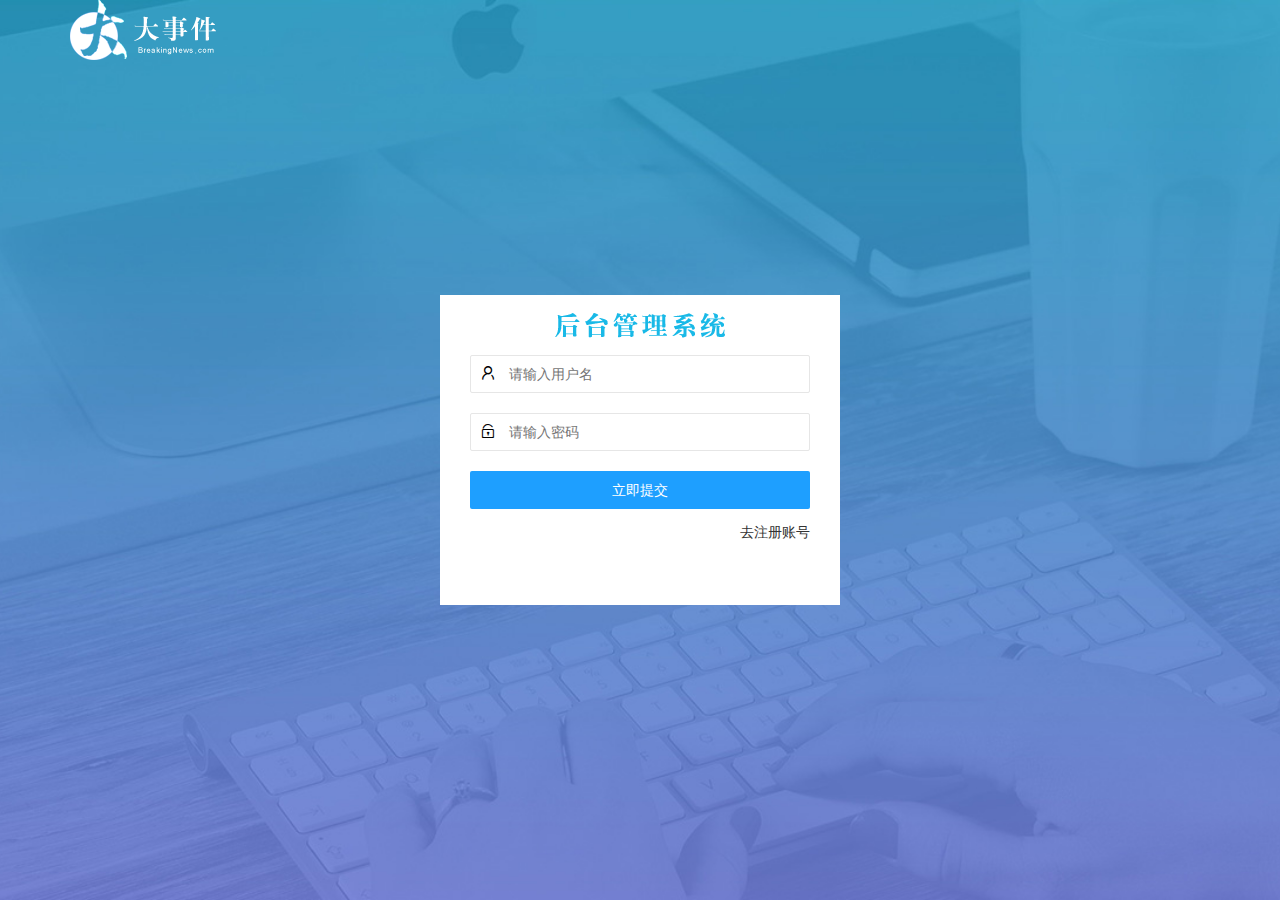
<file: login.html>
<!DOCTYPE html>
<html lang="en">

<head>
    <meta charset="UTF-8">
    <meta http-equiv="X-UA-Compatible" content="IE=edge">
    <meta name="viewport" content="width=device-width, initial-scale=1.0">
    <title>登陆界面</title>
    <link rel="stylesheet" href="./assets/css/login2.css">
    <link rel="stylesheet" href="./assets/lib/layui/css/layui.css">
    <script src="./assets/lib/layui/layui.all.js"></script>
    <script src="./assets/lib/jquery.js"></script>
    <script src="./assets/js/baseAPI.js"></script>
    <script src="./assets/js/login2.js"></script>
    <script>
        $('div').submit(function(e) {
            e.preventDefault
        })
    </script>
</head>

<body>
    <!-- 头部的logo区域 -->
    <div class="layui-main">
        <img src="./assets/images/logo.png" alt="">
    </div>

    <!-- 表单区域 -->
    <div class="biaodan">
        <div class="title-h"></div>
        <!-- 登录区域 -->
        <form class="layui-form login-g">
            <!-- 用户区域 -->
            <div class="layui-form-item">
                <i class="layui-icon layui-icon-username"></i>
                <input type="text" name="username" required lay-verify="required" placeholder="请输入用户名" autocomplete="off" class="layui-input">
            </div>
            <!-- 密码区域 -->
            <!-- layui-form-item：代表表单行 -->
            <div class="layui-form-item">
                <i class="layui-icon layui-icon-password"></i>
                <input type="password" name="password" required lay-verify="psd|required" placeholder="请输入密码" autocomplete="off" class="layui-input">
            </div>
            <!-- 按钮区域 -->
            <div class="layui-form-item">
                <!-- 记得button要删除type=button的属性 -->
                <button class="layui-btn layui-btn-fluid layui-btn-normal" lay-submit lay-filter="formDemo">立即提交</button>
            </div>
            <!-- 超链接 -->
            <div class="layui-form-item links"><a href="javascript:;" class="links-a">去注册账号</a></div>
        </form>
        <!-- 注册页面 -->
        <div class="reg" style="display: none;">
            <form class="layui-form" action="">
                <!-- 确认用户区域 -->
                <div class="layui-form-item">
                    <i class="layui-icon layui-icon-username"></i>
                    <input type="text" name="username" required lay-verify="required" placeholder="请输入用户名" autocomplete="off" class="layui-input">
                </div>
                <!-- 确认密码区域 -->
                <!-- layui-form-item：代表表单行 -->
                <div class="layui-form-item">
                    <i class="layui-icon layui-icon-password"></i>
                    <input type="password" name="password" required lay-verify="psd|required" placeholder="输入密码" autocomplete="off" class="layui-input">
                </div>
                <!-- 再次确认密码区域 -->
                <div class="layui-form-item">
                    <i class="layui-icon layui-icon-password"></i>
                    <input type="password" name="repassword" required lay-verify="repsd|required" placeholder="再次确认密码" autocomplete="off" class="layui-input">
                </div>
                <!-- 按钮区域 -->
                <div class="layui-form-item">
                    <!-- 记得button要删除type=button的属性 -->
                    <button class="layui-btn layui-btn-fluid layui-btn-normal" lay-submit lay-filter="formDemo">立即提交</button>
                </div>

                <!-- 超链接 -->
                <div class="layui-form-item regs"><a href="javascript:;">去登录</a></div>
            </form>
        </div>

    </div>
</body>

</html>
</file>
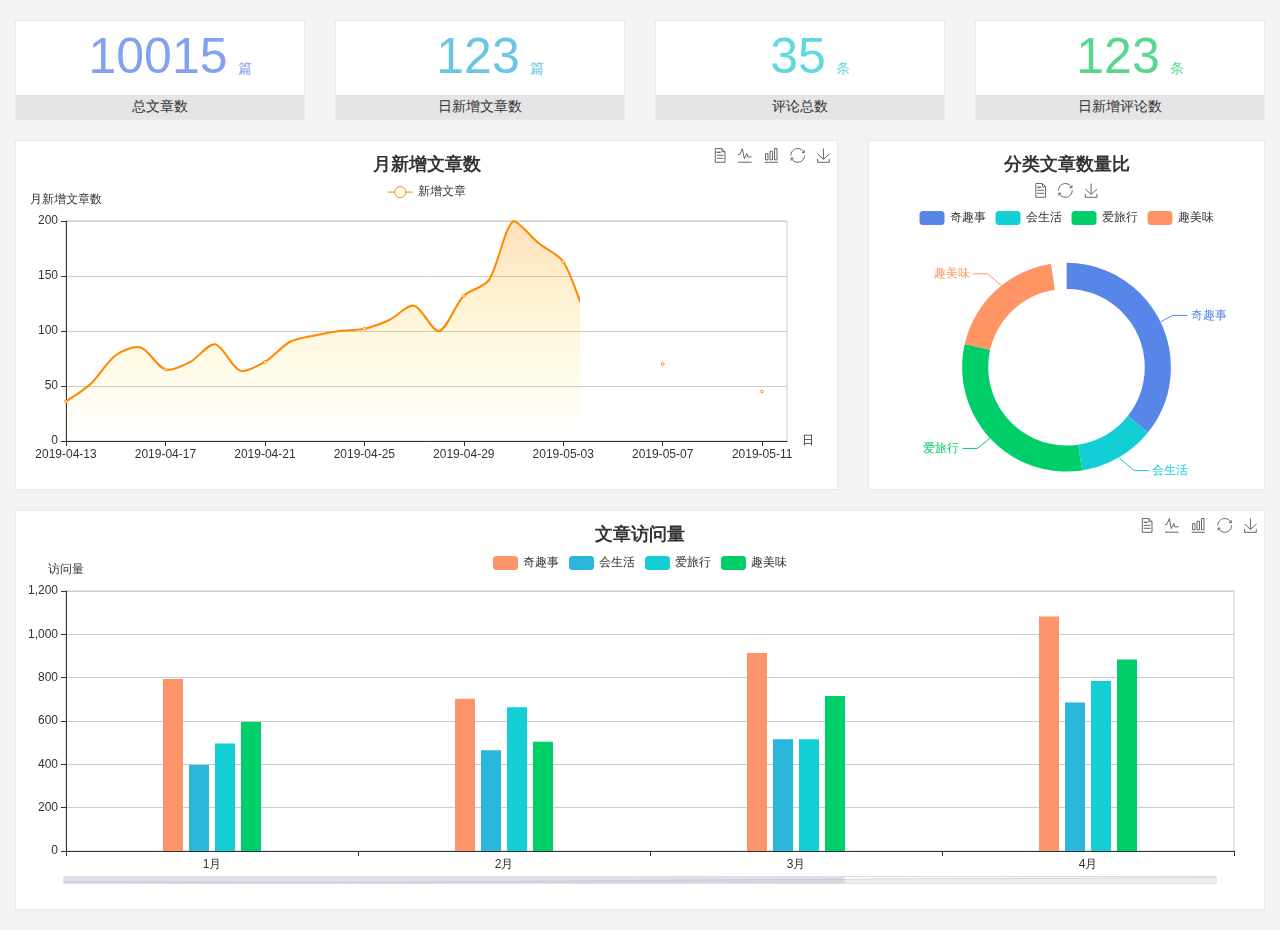
<file: home/dashboard.html>
<!DOCTYPE html>
<html lang="en">

<head>
    <meta charset="UTF-8">
    <meta name="viewport" content="width=device-width, initial-scale=1.0">
    <meta http-equiv="X-UA-Compatible" content="ie=edge">
    <title>图表统计</title>
    <link rel="stylesheet" href="../assets/lib/bootstrap.css" />
    <link rel="stylesheet" href="../assets/lib/main.css" />
    <script src="../assets/lib/jquery.js"></script>
    <script type="text/javascript" src="../assets/lib/echarts.min.js"></script>
</head>

<body>
    <div class="container-fluid">
        <div class="row spannel_list">
            <div class="col-sm-3 col-xs-6">
                <div class="spannel">
                    <em>10015</em><span>篇</span>
                    <b>总文章数</b>
                </div>
            </div>
            <div class="col-sm-3 col-xs-6">
                <div class="spannel scolor01">
                    <em>123</em><span>篇</span>
                    <b>日新增文章数</b>
                </div>
            </div>
            <div class="col-sm-3 col-xs-6">
                <div class="spannel scolor02">
                    <em>35</em><span>条</span>
                    <b>评论总数</b>
                </div>
            </div>
            <div class="col-sm-3 col-xs-6">
                <div class="spannel scolor03">
                    <em>123</em><span>条</span>
                    <b>日新增评论数</b>
                </div>
            </div>
        </div>
    </div>

    <div class="container-fluid">
        <div class="row curve-pie">
            <div class="col-lg-8 col-md-8">
                <div class="gragh_pannel" id="curve_show"></div>
            </div>
            <div class="col-lg-4 col-md-4">
                <div class="gragh_pannel" id="pie_show"></div>
            </div>
        </div>
    </div>

    <div class="container-fluid">
        <div class="column_pannel" id="column_show"></div>
    </div>

    <script>
        var oChart = echarts.init(document.getElementById('curve_show'));
        var aList_all = [{
            'count': 36,
            'date': '2019-04-13'
        }, {
            'count': 52,
            'date': '2019-04-14'
        }, {
            'count': 78,
            'date': '2019-04-15'
        }, {
            'count': 85,
            'date': '2019-04-16'
        }, {
            'count': 65,
            'date': '2019-04-17'
        }, {
            'count': 72,
            'date': '2019-04-18'
        }, {
            'count': 88,
            'date': '2019-04-19'
        }, {
            'count': 64,
            'date': '2019-04-20'
        }, {
            'count': 72,
            'date': '2019-04-21'
        }, {
            'count': 90,
            'date': '2019-04-22'
        }, {
            'count': 96,
            'date': '2019-04-23'
        }, {
            'count': 100,
            'date': '2019-04-24'
        }, {
            'count': 102,
            'date': '2019-04-25'
        }, {
            'count': 110,
            'date': '2019-04-26'
        }, {
            'count': 123,
            'date': '2019-04-27'
        }, {
            'count': 100,
            'date': '2019-04-28'
        }, {
            'count': 132,
            'date': '2019-04-29'
        }, {
            'count': 146,
            'date': '2019-04-30'
        }, {
            'count': 200,
            'date': '2019-05-01'
        }, {
            'count': 180,
            'date': '2019-05-02'
        }, {
            'count': 163,
            'date': '2019-05-03'
        }, {
            'count': 110,
            'date': '2019-05-04'
        }, {
            'count': 80,
            'date': '2019-05-05'
        }, {
            'count': 82,
            'date': '2019-05-06'
        }, {
            'count': 70,
            'date': '2019-05-07'
        }, {
            'count': 65,
            'date': '2019-05-08'
        }, {
            'count': 54,
            'date': '2019-05-09'
        }, {
            'count': 40,
            'date': '2019-05-10'
        }, {
            'count': 45,
            'date': '2019-05-11'
        }, {
            'count': 38,
            'date': '2019-05-12'
        }, ];

        let aCount = [];
        let aDate = [];

        for (var i = 0; i < aList_all.length; i++) {
            aCount.push(aList_all[i].count);
            aDate.push(aList_all[i].date);
        }

        var chartopt = {
            title: {
                text: '月新增文章数',
                left: 'center',
                top: '10'
            },
            tooltip: {
                trigger: 'axis'
            },
            legend: {
                data: ['新增文章'],
                top: '40'
            },
            toolbox: {
                show: true,
                feature: {
                    mark: {
                        show: true
                    },
                    dataView: {
                        show: true,
                        readOnly: false
                    },
                    magicType: {
                        show: true,
                        type: ['line', 'bar']
                    },
                    restore: {
                        show: true
                    },
                    saveAsImage: {
                        show: true
                    }
                }
            },
            calculable: true,
            xAxis: [{
                name: '日',
                type: 'category',
                boundaryGap: false,
                data: aDate
            }],
            yAxis: [{
                name: '月新增文章数',
                type: 'value'
            }],
            series: [{
                name: '新增文章',
                type: 'line',
                smooth: true,
                itemStyle: {
                    normal: {
                        areaStyle: {
                            type: 'default'
                        },
                        color: '#f80'
                    },
                    lineStyle: {
                        color: '#f80'
                    }
                },
                data: aCount
            }],
            areaStyle: {
                normal: {
                    color: new echarts.graphic.LinearGradient(0, 0, 0, 1, [{
                        offset: 0,
                        color: 'rgba(255,136,0,0.39)'
                    }, {
                        offset: .34,
                        color: 'rgba(255,180,0,0.25)'
                    }, {
                        offset: 1,
                        color: 'rgba(255,222,0,0.00)'
                    }])

                }
            },
            grid: {
                show: true,
                x: 50,
                x2: 50,
                y: 80,
                height: 220
            }
        };

        oChart.setOption(chartopt);


        var oPie = echarts.init(document.getElementById('pie_show'));
        var oPieopt = {
            title: {
                top: 10,
                text: '分类文章数量比',
                x: 'center'
            },
            tooltip: {
                trigger: 'item',
                formatter: "{a} <br/>{b} : {c} ({d}%)"
            },
            color: ['#5885e8', '#13cfd5', '#00ce68', '#ff9565'],
            legend: {
                x: 'center',
                top: 65,
                data: ['奇趣事', '会生活', '爱旅行', '趣美味']
            },
            toolbox: {
                show: true,
                x: 'center',
                top: 35,
                feature: {
                    mark: {
                        show: true
                    },
                    dataView: {
                        show: true,
                        readOnly: false
                    },
                    magicType: {
                        show: true,
                        type: ['pie', 'funnel'],
                        option: {
                            funnel: {
                                x: '25%',
                                width: '50%',
                                funnelAlign: 'left',
                                max: 1548
                            }
                        }
                    },
                    restore: {
                        show: true
                    },
                    saveAsImage: {
                        show: true
                    }
                }
            },
            calculable: true,
            series: [{
                name: '访问来源',
                type: 'pie',
                radius: ['45%', '60%'],
                center: ['50%', '65%'],
                data: [{
                    value: 300,
                    name: '奇趣事'
                }, {
                    value: 100,
                    name: '会生活'
                }, {
                    value: 260,
                    name: '爱旅行'
                }, {
                    value: 180,
                    name: '趣美味'
                }]
            }]
        };
        oPie.setOption(oPieopt);



        var oColumn = this.echarts.init(document.getElementById('column_show'));
        var oColumnopt = {
            title: {
                text: '文章访问量',
                left: 'center',
                top: '10'
            },
            tooltip: {
                trigger: 'axis'
            },
            legend: {
                data: ['奇趣事', '会生活', '爱旅行', '趣美味'],
                top: '40'
            },
            toolbox: {
                show: true,
                feature: {
                    mark: {
                        show: true
                    },
                    dataView: {
                        show: true,
                        readOnly: false
                    },
                    magicType: {
                        show: true,
                        type: ['line', 'bar']
                    },
                    restore: {
                        show: true
                    },
                    saveAsImage: {
                        show: true
                    }
                }
            },
            calculable: true,
            xAxis: [{
                type: 'category',
                data: ['1月', '2月', '3月', '4月', '5月']
            }],
            yAxis: [{
                name: '访问量',
                type: 'value'
            }],
            series: [{
                name: '奇趣事',
                type: 'bar',
                barWidth: 20,
                itemStyle: {
                    normal: {
                        areaStyle: {
                            type: 'default'
                        },
                        color: '#fd956a'
                    }
                },
                data: [800, 708, 920, 1090, 1200]
            }, {
                name: '会生活',
                type: 'bar',
                barWidth: 20,
                itemStyle: {
                    normal: {
                        areaStyle: {
                            type: 'default'
                        },
                        color: '#2bb6db'
                    }
                },
                data: [400, 468, 520, 690, 800]
            }, {
                name: '爱旅行',
                type: 'bar',
                barWidth: 20,
                itemStyle: {
                    normal: {
                        areaStyle: {
                            type: 'default'
                        },
                        color: '#13cfd5'
                    }
                },
                data: [500, 668, 520, 790, 900]
            }, {
                name: '趣美味',
                type: 'bar',
                barWidth: 20,
                itemStyle: {
                    normal: {
                        areaStyle: {
                            type: 'default'
                        },
                        color: '#00ce68'
                    }
                },
                data: [600, 508, 720, 890, 1000]
            }],
            grid: {
                show: true,
                x: 50,
                x2: 30,
                y: 80,
                height: 260
            },
            dataZoom: [ //给x轴设置滚动条
                {
                    start: 0, //默认为0
                    end: 100 - 1000 / 31, //默认为100
                    type: 'slider',
                    show: true,
                    xAxisIndex: [0],
                    handleSize: 0, //滑动条的 左右2个滑动条的大小
                    height: 8, //组件高度
                    left: 45, //左边的距离
                    right: 50, //右边的距离
                    bottom: 26, //右边的距离
                    handleColor: '#ddd', //h滑动图标的颜色
                    handleStyle: {
                        borderColor: "#cacaca",
                        borderWidth: "1",
                        shadowBlur: 2,
                        background: "#ddd",
                        shadowColor: "#ddd",
                    }
                }
            ]
        };
        oColumn.setOption(oColumnopt);
    </script>
</body>

</html>
</file>
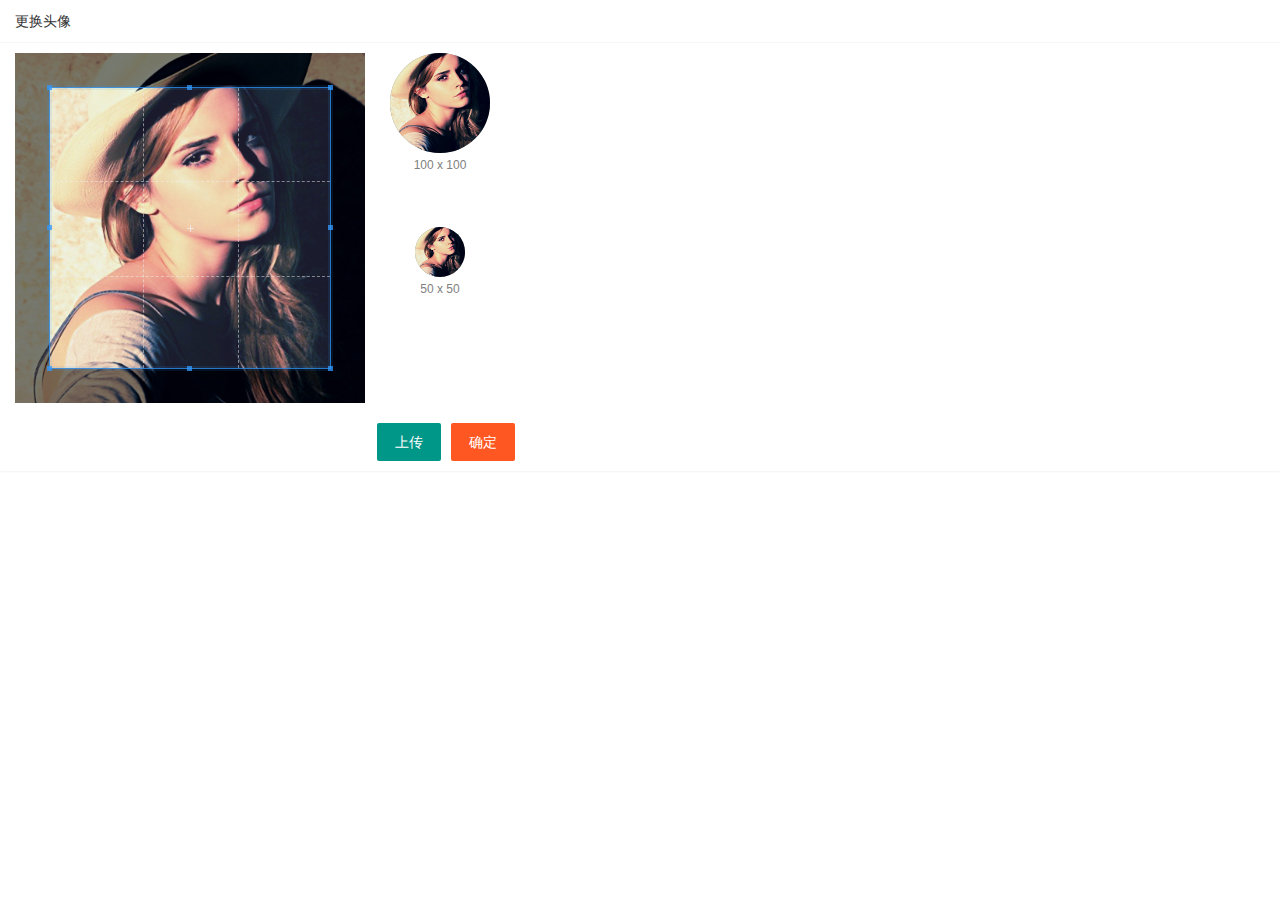
<file: user/user_cover.html>
<!DOCTYPE html>
<html lang="en">

<head>
    <meta charset="UTF-8">
    <meta http-equiv="X-UA-Compatible" content="IE=edge">
    <meta name="viewport" content="width=device-width, initial-scale=1.0">
    <title>修改头像</title>
    <link rel="stylesheet" href="/assets/lib/layui/css/layui.css">
    <link rel="stylesheet" href="/assets/lib/cropper/cropper.css">
    <link rel="stylesheet" href="/assets/css/user/user_cover.css">
</head>

<body>
    <div class="layui-card">
        <div class="layui-card-header">更换头像</div>
        <div class="layui-card-body">
            <!-- 第一行的图片裁剪和预览区域 -->
            <div class="row1">
                <!-- 图片裁剪区域 -->
                <div class="cropper-box">
                    <!-- 这个 img 标签很重要，将来会把它初始化为裁剪区域 -->
                    <img id="image" src="/assets/images/sample.jpg" />
                </div>
                <!-- 图片的预览区域 -->
                <div class="preview-box">
                    <div>
                        <!-- 宽高为 100px 的预览区域 -->
                        <div class="img-preview w100"></div>
                        <p class="size">100 x 100</p>
                    </div>
                    <div>
                        <!-- 宽高为 50px 的预览区域 -->
                        <div class="img-preview w50"></div>
                        <p class="size">50 x 50</p>
                    </div>
                </div>
            </div>

            <!-- 第二行的按钮区域 -->
            <div class="row2">
                <!-- 通过 accept 属性，可以指定，允许用户选择什么类型的文件 -->
                <input type="file" id="file" accept="image/png,image/jpeg" style="display: none;" />
                <button type="button" class="layui-btn" id="btnChooseImage">上传</button>
                <button type="button" class="layui-btn layui-btn-danger" id="btnUpload">确定</button>
            </div>
        </div>
    </div>
    <script src="/assets/lib/layui/layui.all.js"></script>
    <script src="/assets/lib/jquery.js"></script>
    <script src="/assets/lib/cropper/Cropper.js"></script>
    <script src="/assets/lib/cropper/jquery-cropper.js"></script>
    <script src="/assets/js/baseAPI.js"></script>
    <script src="/assets/js/user/user_cover.js"></script>
</body>

</html>
</file>
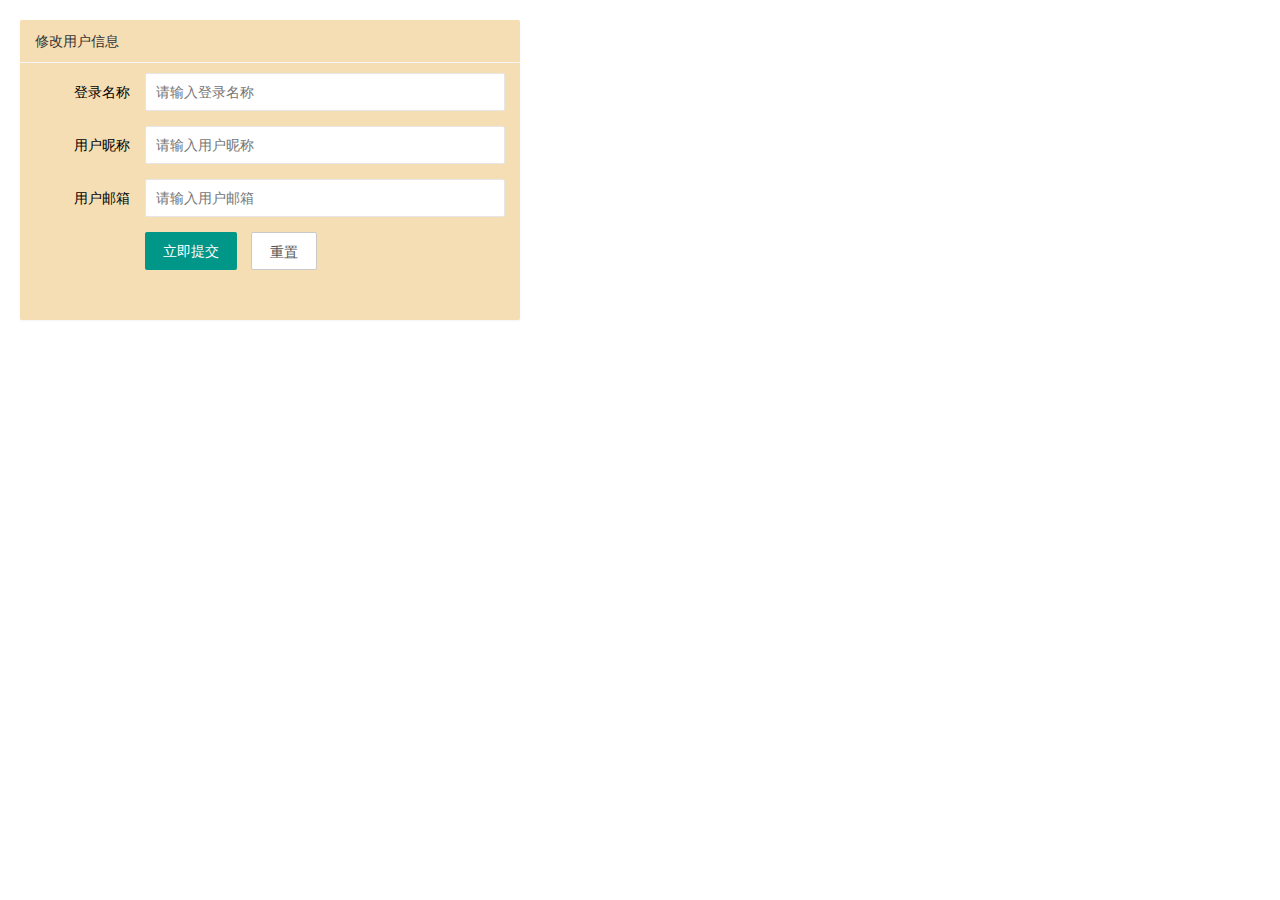
<file: user/user_infor.html>
<!DOCTYPE html>
<html lang="en">

<head>
    <meta charset="UTF-8">
    <meta http-equiv="X-UA-Compatible" content="IE=edge">
    <meta name="viewport" content="width=device-width, initial-scale=1.0">
    <title>基本资料</title>
    <link rel="stylesheet" href="/assets/lib/layui/css/layui.css">
    <link rel="stylesheet" href="/assets/css/user/user_infor.css">
</head>

<body>
    <div class="layui-card">
        <div class="layui-card-header">修改用户信息</div>
        <div class="layui-card-body">
            <form class="layui-form" lay-filter="fui">
                <input type="hidden" name='id'>
                <div class="layui-form-item">
                    <label class="layui-form-label">登录名称</label>
                    <div class="layui-input-block">
                        <!-- 只可以读不可以写 -->
                        <input type="text" readonly name="username" required lay-verify="required" placeholder="请输入登录名称" autocomplete="off" class="layui-input">
                    </div>
                </div>
                <div class="layui-form-item">
                    <label class="layui-form-label">用户昵称
                    </label>
                    <div class="layui-input-block">
                        <input type="text" name="nickname" required lay-verify="required|usn" placeholder="请输入用户昵称
                        " autocomplete="off" class="layui-input">
                    </div>
                </div>
                <div class="layui-form-item">
                    <label class="layui-form-label">用户邮箱</label>
                    <div class="layui-input-block">
                        <input type="email" name="email" required lay-verify="required|" placeholder="请输入用户邮箱" autocomplete="off" class="layui-input">
                    </div>
                </div>
                <div class="layui-form-item">
                    <div class="layui-input-block">
                        <button class="layui-btn" lay-submit lay-filter="formDemo">立即提交</button>
                        <button type="reset" class="layui-btn layui-btn-primary bi">重置</button>
                    </div>
                </div>
            </form>
        </div>
    </div>
    <script src="/assets/lib/layui/layui.all.js"></script>
    <script src="/assets/lib/jquery.js"></script>
    <script src="/assets/js/baseAPI.js"></script>
    <script src="/assets/js/user/user_infor.js"></script>
</body>

</html>
</file>
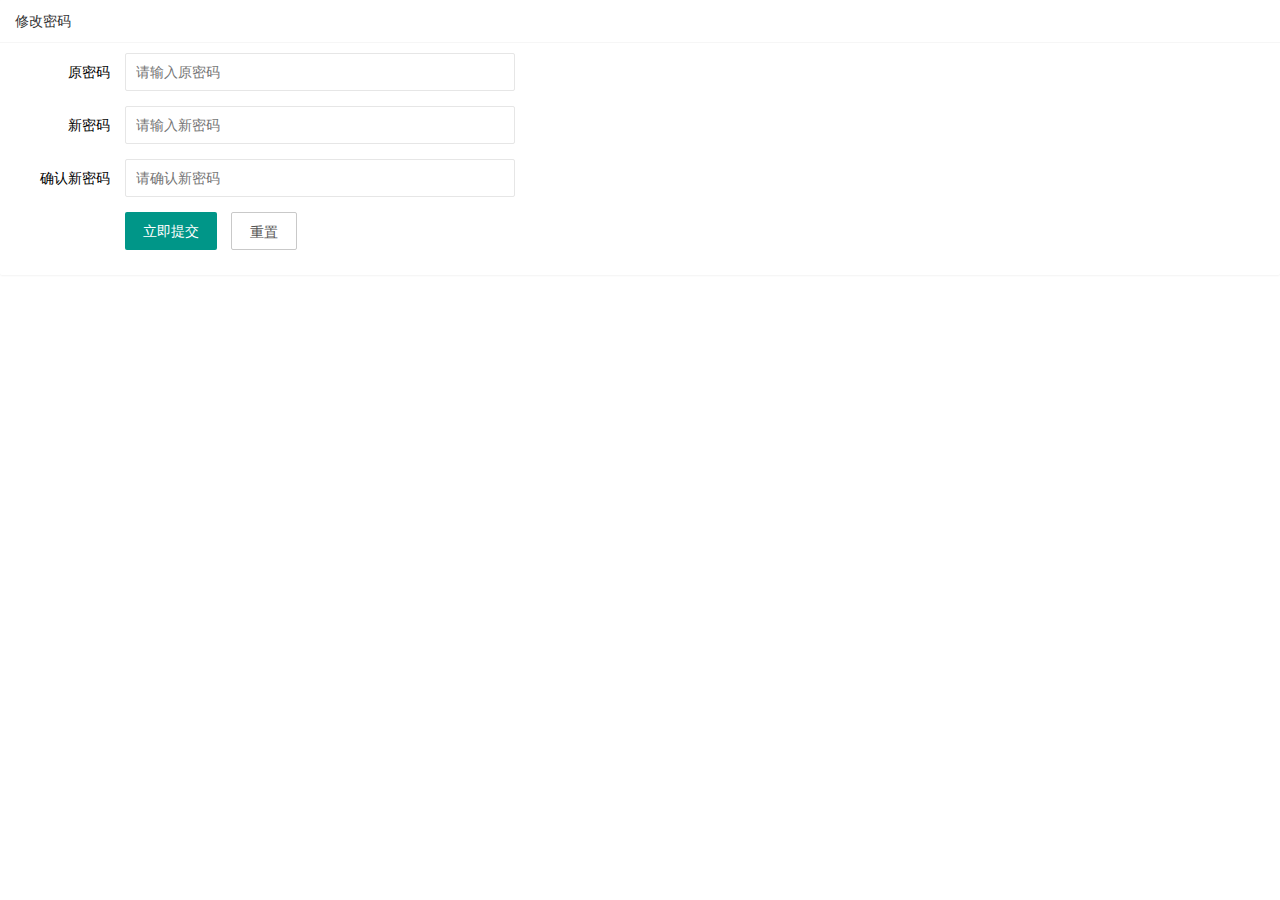
<file: user/user_psd.html>
<!DOCTYPE html>
<html lang="en">

<head>
    <meta charset="UTF-8">
    <meta http-equiv="X-UA-Compatible" content="IE=edge">
    <meta name="viewport" content="width=device-width, initial-scale=1.0">
    <title>修改密码</title>
    <link rel="stylesheet" href="/assets/lib/layui/css/layui.css">
    <link rel="stylesheet" href="/assets/css/user/user_psd.css">
</head>

<body>
    <div class="layui-card">
        <div class="layui-card-header">修改密码</div>
        <div class="layui-card-body">
            <form class="layui-form" lay-filter="fui">
                <input type="hidden" name='id'>
                <div class="layui-form-item">
                    <label class="layui-form-label">原密码</label>
                    <div class="layui-input-block">
                        <!-- 只可以读不可以写 -->
                        <input type="password" name="oldPwd" required lay-verify="required|psd" placeholder="请输入原密码" autocomplete="off" class="layui-input">
                    </div>
                </div>
                <div class="layui-form-item">
                    <label class="layui-form-label">新密码
                    </label>
                    <div class="layui-input-block">
                        <input type="password" name="newPwd" required lay-verify="required|chpsd|psd" placeholder="请输入新密码
                        " autocomplete="off" class="layui-input">
                    </div>
                </div>
                <div class="layui-form-item">
                    <label class="layui-form-label">确认新密码</label>
                    <div class="layui-input-block">
                        <input type="password" name="renewPwd" required lay-verify="required|rech|psd" placeholder="请确认新密码" autocomplete="off" class="layui-input">
                    </div>
                </div>
                <div class="layui-form-item">
                    <div class="layui-input-block">
                        <button class="layui-btn ss" lay-submit lay-filter="formDemo">立即提交</button>
                        <button type="reset" class="layui-btn layui-btn-primary bi">重置</button>
                    </div>
                </div>
            </form>
        </div>
    </div>
    <script src="/assets/lib/layui/layui.all.js"></script>
    <script src="/assets/lib/jquery.js"></script>
    <script src="/assets/js/baseAPI.js"></script>
    <script src="/assets/js/user/user_psd.js"></script>
</body>

</html>
</file>
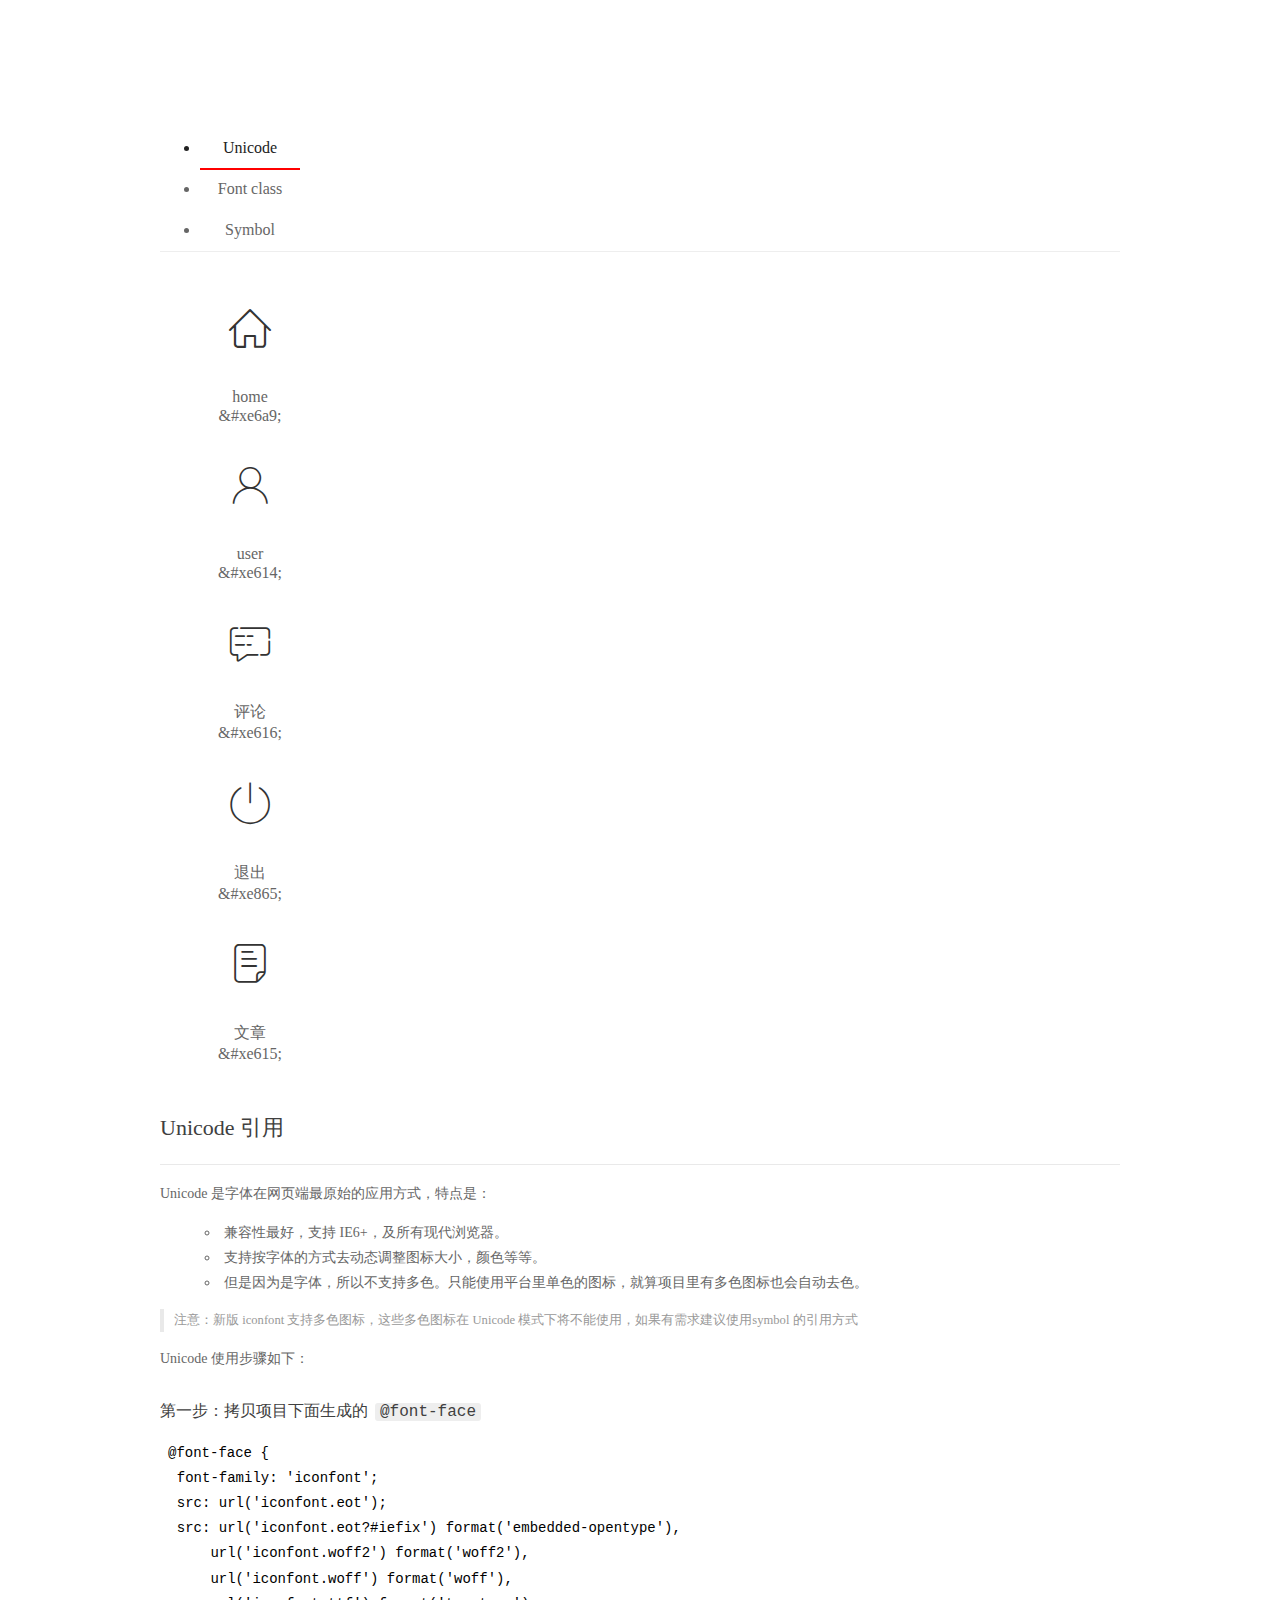
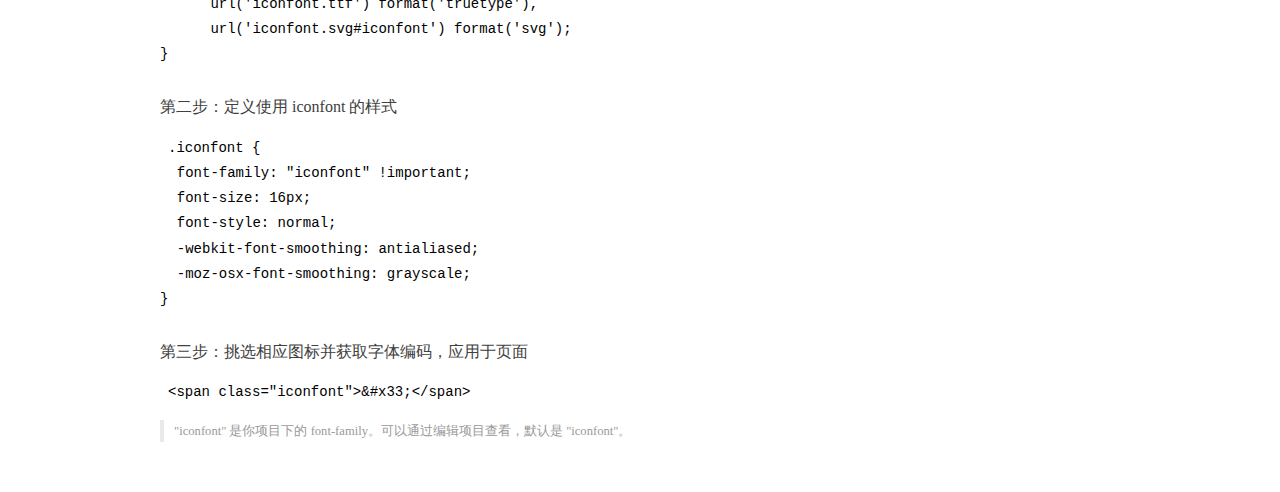
<file: assets/fonts/demo_index.html>
<!DOCTYPE html>
<html>
<head>
  <meta charset="utf-8"/>
  <title>IconFont Demo</title>
  <link rel="shortcut icon" href="https://gtms04.alicdn.com/tps/i4/TB1_oz6GVXXXXaFXpXXJDFnIXXX-64-64.ico" type="image/x-icon"/>
  <link rel="stylesheet" href="https://g.alicdn.com/thx/cube/1.3.2/cube.min.css">
  <link rel="stylesheet" href="demo.css">
  <link rel="stylesheet" href="iconfont.css">
  <script src="iconfont.js"></script>
  <!-- jQuery -->
  <script src="https://a1.alicdn.com/oss/uploads/2018/12/26/7bfddb60-08e8-11e9-9b04-53e73bb6408b.js"></script>
  <!-- 代码高亮 -->
  <script src="https://a1.alicdn.com/oss/uploads/2018/12/26/a3f714d0-08e6-11e9-8a15-ebf944d7534c.js"></script>
</head>
<body>
  <div class="main">
    <h1 class="logo"><a href="https://www.iconfont.cn/" title="iconfont 首页" target="_blank">&#xe86b;</a></h1>
    <div class="nav-tabs">
      <ul id="tabs" class="dib-box">
        <li class="dib active"><span>Unicode</span></li>
        <li class="dib"><span>Font class</span></li>
        <li class="dib"><span>Symbol</span></li>
      </ul>
      
    </div>
    <div class="tab-container">
      <div class="content unicode" style="display: block;">
          <ul class="icon_lists dib-box">
          
            <li class="dib">
              <span class="icon iconfont">&#xe6a9;</span>
                <div class="name">home</div>
                <div class="code-name">&amp;#xe6a9;</div>
              </li>
          
            <li class="dib">
              <span class="icon iconfont">&#xe614;</span>
                <div class="name">user</div>
                <div class="code-name">&amp;#xe614;</div>
              </li>
          
            <li class="dib">
              <span class="icon iconfont">&#xe616;</span>
                <div class="name">评论</div>
                <div class="code-name">&amp;#xe616;</div>
              </li>
          
            <li class="dib">
              <span class="icon iconfont">&#xe865;</span>
                <div class="name">退出</div>
                <div class="code-name">&amp;#xe865;</div>
              </li>
          
            <li class="dib">
              <span class="icon iconfont">&#xe615;</span>
                <div class="name">文章</div>
                <div class="code-name">&amp;#xe615;</div>
              </li>
          
          </ul>
          <div class="article markdown">
          <h2 id="unicode-">Unicode 引用</h2>
          <hr>

          <p>Unicode 是字体在网页端最原始的应用方式，特点是：</p>
          <ul>
            <li>兼容性最好，支持 IE6+，及所有现代浏览器。</li>
            <li>支持按字体的方式去动态调整图标大小，颜色等等。</li>
            <li>但是因为是字体，所以不支持多色。只能使用平台里单色的图标，就算项目里有多色图标也会自动去色。</li>
          </ul>
          <blockquote>
            <p>注意：新版 iconfont 支持多色图标，这些多色图标在 Unicode 模式下将不能使用，如果有需求建议使用symbol 的引用方式</p>
          </blockquote>
          <p>Unicode 使用步骤如下：</p>
          <h3 id="-font-face">第一步：拷贝项目下面生成的 <code>@font-face</code></h3>
<pre><code class="language-css"
>@font-face {
  font-family: 'iconfont';
  src: url('iconfont.eot');
  src: url('iconfont.eot?#iefix') format('embedded-opentype'),
      url('iconfont.woff2') format('woff2'),
      url('iconfont.woff') format('woff'),
      url('iconfont.ttf') format('truetype'),
      url('iconfont.svg#iconfont') format('svg');
}
</code></pre>
          <h3 id="-iconfont-">第二步：定义使用 iconfont 的样式</h3>
<pre><code class="language-css"
>.iconfont {
  font-family: "iconfont" !important;
  font-size: 16px;
  font-style: normal;
  -webkit-font-smoothing: antialiased;
  -moz-osx-font-smoothing: grayscale;
}
</code></pre>
          <h3 id="-">第三步：挑选相应图标并获取字体编码，应用于页面</h3>
<pre>
<code class="language-html"
>&lt;span class="iconfont"&gt;&amp;#x33;&lt;/span&gt;
</code></pre>
          <blockquote>
            <p>"iconfont" 是你项目下的 font-family。可以通过编辑项目查看，默认是 "iconfont"。</p>
          </blockquote>
          </div>
      </div>
      <div class="content font-class">
        <ul class="icon_lists dib-box">
          
          <li class="dib">
            <span class="icon iconfont icon-home"></span>
            <div class="name">
              home
            </div>
            <div class="code-name">.icon-home
            </div>
          </li>
          
          <li class="dib">
            <span class="icon iconfont icon-user"></span>
            <div class="name">
              user
            </div>
            <div class="code-name">.icon-user
            </div>
          </li>
          
          <li class="dib">
            <span class="icon iconfont icon-pinglun"></span>
            <div class="name">
              评论
            </div>
            <div class="code-name">.icon-pinglun
            </div>
          </li>
          
          <li class="dib">
            <span class="icon iconfont icon-tuichu"></span>
            <div class="name">
              退出
            </div>
            <div class="code-name">.icon-tuichu
            </div>
          </li>
          
          <li class="dib">
            <span class="icon iconfont icon-16"></span>
            <div class="name">
              文章
            </div>
            <div class="code-name">.icon-16
            </div>
          </li>
          
        </ul>
        <div class="article markdown">
        <h2 id="font-class-">font-class 引用</h2>
        <hr>

        <p>font-class 是 Unicode 使用方式的一种变种，主要是解决 Unicode 书写不直观，语意不明确的问题。</p>
        <p>与 Unicode 使用方式相比，具有如下特点：</p>
        <ul>
          <li>兼容性良好，支持 IE8+，及所有现代浏览器。</li>
          <li>相比于 Unicode 语意明确，书写更直观。可以很容易分辨这个 icon 是什么。</li>
          <li>因为使用 class 来定义图标，所以当要替换图标时，只需要修改 class 里面的 Unicode 引用。</li>
          <li>不过因为本质上还是使用的字体，所以多色图标还是不支持的。</li>
        </ul>
        <p>使用步骤如下：</p>
        <h3 id="-fontclass-">第一步：引入项目下面生成的 fontclass 代码：</h3>
<pre><code class="language-html">&lt;link rel="stylesheet" href="./iconfont.css"&gt;
</code></pre>
        <h3 id="-">第二步：挑选相应图标并获取类名，应用于页面：</h3>
<pre><code class="language-html">&lt;span class="iconfont icon-xxx"&gt;&lt;/span&gt;
</code></pre>
        <blockquote>
          <p>"
            iconfont" 是你项目下的 font-family。可以通过编辑项目查看，默认是 "iconfont"。</p>
        </blockquote>
      </div>
      </div>
      <div class="content symbol">
          <ul class="icon_lists dib-box">
          
            <li class="dib">
                <svg class="icon svg-icon" aria-hidden="true">
                  <use xlink:href="#icon-home"></use>
                </svg>
                <div class="name">home</div>
                <div class="code-name">#icon-home</div>
            </li>
          
            <li class="dib">
                <svg class="icon svg-icon" aria-hidden="true">
                  <use xlink:href="#icon-user"></use>
                </svg>
                <div class="name">user</div>
                <div class="code-name">#icon-user</div>
            </li>
          
            <li class="dib">
                <svg class="icon svg-icon" aria-hidden="true">
                  <use xlink:href="#icon-pinglun"></use>
                </svg>
                <div class="name">评论</div>
                <div class="code-name">#icon-pinglun</div>
            </li>
          
            <li class="dib">
                <svg class="icon svg-icon" aria-hidden="true">
                  <use xlink:href="#icon-tuichu"></use>
                </svg>
                <div class="name">退出</div>
                <div class="code-name">#icon-tuichu</div>
            </li>
          
            <li class="dib">
                <svg class="icon svg-icon" aria-hidden="true">
                  <use xlink:href="#icon-16"></use>
                </svg>
                <div class="name">文章</div>
                <div class="code-name">#icon-16</div>
            </li>
          
          </ul>
          <div class="article markdown">
          <h2 id="symbol-">Symbol 引用</h2>
          <hr>

          <p>这是一种全新的使用方式，应该说这才是未来的主流，也是平台目前推荐的用法。相关介绍可以参考这篇<a href="">文章</a>
            这种用法其实是做了一个 SVG 的集合，与另外两种相比具有如下特点：</p>
          <ul>
            <li>支持多色图标了，不再受单色限制。</li>
            <li>通过一些技巧，支持像字体那样，通过 <code>font-size</code>, <code>color</code> 来调整样式。</li>
            <li>兼容性较差，支持 IE9+，及现代浏览器。</li>
            <li>浏览器渲染 SVG 的性能一般，还不如 png。</li>
          </ul>
          <p>使用步骤如下：</p>
          <h3 id="-symbol-">第一步：引入项目下面生成的 symbol 代码：</h3>
<pre><code class="language-html">&lt;script src="./iconfont.js"&gt;&lt;/script&gt;
</code></pre>
          <h3 id="-css-">第二步：加入通用 CSS 代码（引入一次就行）：</h3>
<pre><code class="language-html">&lt;style&gt;
.icon {
  width: 1em;
  height: 1em;
  vertical-align: -0.15em;
  fill: currentColor;
  overflow: hidden;
}
&lt;/style&gt;
</code></pre>
          <h3 id="-">第三步：挑选相应图标并获取类名，应用于页面：</h3>
<pre><code class="language-html">&lt;svg class="icon" aria-hidden="true"&gt;
  &lt;use xlink:href="#icon-xxx"&gt;&lt;/use&gt;
&lt;/svg&gt;
</code></pre>
          </div>
      </div>

    </div>
  </div>
  <script>
  $(document).ready(function () {
      $('.tab-container .content:first').show()

      $('#tabs li').click(function (e) {
        var tabContent = $('.tab-container .content')
        var index = $(this).index()

        if ($(this).hasClass('active')) {
          return
        } else {
          $('#tabs li').removeClass('active')
          $(this).addClass('active')

          tabContent.hide().eq(index).fadeIn()
        }
      })
    })
  </script>
</body>
</html>
</file>
<file: assets/css/login2.css>
html,
body {
    margin: 0;
    padding: 0;
    width: 100%;
    height: 100%;
    background: url(../images/login_bg.jpg)no-repeat center;
    background-size: cover;
}


/* 表单 */

.biaodan {
    position: relative;
    width: 400px;
    height: 310px;
    background-color: #fff;
    position: absolute;
    top: 50%;
    left: 50%;
    transform: translate(-50%, -50%);
}

.title-h {
    height: 60px;
    line-height: 60px;
    background: url(../images/login_title.png)no-repeat center;
}

.layui-form {
    padding: 0 30px
}

.layui-form-item input {
    text-indent: 2em;
    margin-bottom: 20px;
}

.layui-form-item {
    position: relative;
}

.layui-icon {
    position: absolute;
    top: 10px;
    left: 10px;
}

.links {
    /* float: right; */
    display: flex;
    justify-content: flex-end;
}

.regs {
    display: flex;
    justify-content: flex-end;
}
</file>
<file: assets/lib/layui/css/layui.css>
/** layui-v2.5.5 MIT License By https://www.layui.com */
 .layui-inline,img{display:inline-block;vertical-align:middle}h1,h2,h3,h4,h5,h6{font-weight:400}.layui-edge,.layui-header,.layui-inline,.layui-main{position:relative}.layui-body,.layui-edge,.layui-elip{overflow:hidden}.layui-btn,.layui-edge,.layui-inline,img{vertical-align:middle}.layui-btn,.layui-disabled,.layui-icon,.layui-unselect{-moz-user-select:none;-webkit-user-select:none;-ms-user-select:none}.layui-elip,.layui-form-checkbox span,.layui-form-pane .layui-form-label{text-overflow:ellipsis;white-space:nowrap}.layui-breadcrumb,.layui-tree-btnGroup{visibility:hidden}blockquote,body,button,dd,div,dl,dt,form,h1,h2,h3,h4,h5,h6,input,li,ol,p,pre,td,textarea,th,ul{margin:0;padding:0;-webkit-tap-highlight-color:rgba(0,0,0,0)}a:active,a:hover{outline:0}img{border:none}li{list-style:none}table{border-collapse:collapse;border-spacing:0}h4,h5,h6{font-size:100%}button,input,optgroup,option,select,textarea{font-family:inherit;font-size:inherit;font-style:inherit;font-weight:inherit;outline:0}pre{white-space:pre-wrap;white-space:-moz-pre-wrap;white-space:-pre-wrap;white-space:-o-pre-wrap;word-wrap:break-word}body{line-height:24px;font:14px Helvetica Neue,Helvetica,PingFang SC,Tahoma,Arial,sans-serif}hr{height:1px;margin:10px 0;border:0;clear:both}a{color:#333;text-decoration:none}a:hover{color:#777}a cite{font-style:normal;*cursor:pointer}.layui-border-box,.layui-border-box *{box-sizing:border-box}.layui-box,.layui-box *{box-sizing:content-box}.layui-clear{clear:both;*zoom:1}.layui-clear:after{content:'\20';clear:both;*zoom:1;display:block;height:0}.layui-inline{*display:inline;*zoom:1}.layui-edge{display:inline-block;width:0;height:0;border-width:6px;border-style:dashed;border-color:transparent}.layui-edge-top{top:-4px;border-bottom-color:#999;border-bottom-style:solid}.layui-edge-right{border-left-color:#999;border-left-style:solid}.layui-edge-bottom{top:2px;border-top-color:#999;border-top-style:solid}.layui-edge-left{border-right-color:#999;border-right-style:solid}.layui-disabled,.layui-disabled:hover{color:#d2d2d2!important;cursor:not-allowed!important}.layui-circle{border-radius:100%}.layui-show{display:block!important}.layui-hide{display:none!important}@font-face{font-family:layui-icon;src:url(../font/iconfont.eot?v=250);src:url(../font/iconfont.eot?v=250#iefix) format('embedded-opentype'),url(../font/iconfont.woff2?v=250) format('woff2'),url(../font/iconfont.woff?v=250) format('woff'),url(../font/iconfont.ttf?v=250) format('truetype'),url(../font/iconfont.svg?v=250#layui-icon) format('svg')}.layui-icon{font-family:layui-icon!important;font-size:16px;font-style:normal;-webkit-font-smoothing:antialiased;-moz-osx-font-smoothing:grayscale}.layui-icon-reply-fill:before{content:"\e611"}.layui-icon-set-fill:before{content:"\e614"}.layui-icon-menu-fill:before{content:"\e60f"}.layui-icon-search:before{content:"\e615"}.layui-icon-share:before{content:"\e641"}.layui-icon-set-sm:before{content:"\e620"}.layui-icon-engine:before{content:"\e628"}.layui-icon-close:before{content:"\1006"}.layui-icon-close-fill:before{content:"\1007"}.layui-icon-chart-screen:before{content:"\e629"}.layui-icon-star:before{content:"\e600"}.layui-icon-circle-dot:before{content:"\e617"}.layui-icon-chat:before{content:"\e606"}.layui-icon-release:before{content:"\e609"}.layui-icon-list:before{content:"\e60a"}.layui-icon-chart:before{content:"\e62c"}.layui-icon-ok-circle:before{content:"\1005"}.layui-icon-layim-theme:before{content:"\e61b"}.layui-icon-table:before{content:"\e62d"}.layui-icon-right:before{content:"\e602"}.layui-icon-left:before{content:"\e603"}.layui-icon-cart-simple:before{content:"\e698"}.layui-icon-face-cry:before{content:"\e69c"}.layui-icon-face-smile:before{content:"\e6af"}.layui-icon-survey:before{content:"\e6b2"}.layui-icon-tree:before{content:"\e62e"}.layui-icon-upload-circle:before{content:"\e62f"}.layui-icon-add-circle:before{content:"\e61f"}.layui-icon-download-circle:before{content:"\e601"}.layui-icon-templeate-1:before{content:"\e630"}.layui-icon-util:before{content:"\e631"}.layui-icon-face-surprised:before{content:"\e664"}.layui-icon-edit:before{content:"\e642"}.layui-icon-speaker:before{content:"\e645"}.layui-icon-down:before{content:"\e61a"}.layui-icon-file:before{content:"\e621"}.layui-icon-layouts:before{content:"\e632"}.layui-icon-rate-half:before{content:"\e6c9"}.layui-icon-add-circle-fine:before{content:"\e608"}.layui-icon-prev-circle:before{content:"\e633"}.layui-icon-read:before{content:"\e705"}.layui-icon-404:before{content:"\e61c"}.layui-icon-carousel:before{content:"\e634"}.layui-icon-help:before{content:"\e607"}.layui-icon-code-circle:before{content:"\e635"}.layui-icon-water:before{content:"\e636"}.layui-icon-username:before{content:"\e66f"}.layui-icon-find-fill:before{content:"\e670"}.layui-icon-about:before{content:"\e60b"}.layui-icon-location:before{content:"\e715"}.layui-icon-up:before{content:"\e619"}.layui-icon-pause:before{content:"\e651"}.layui-icon-date:before{content:"\e637"}.layui-icon-layim-uploadfile:before{content:"\e61d"}.layui-icon-delete:before{content:"\e640"}.layui-icon-play:before{content:"\e652"}.layui-icon-top:before{content:"\e604"}.layui-icon-friends:before{content:"\e612"}.layui-icon-refresh-3:before{content:"\e9aa"}.layui-icon-ok:before{content:"\e605"}.layui-icon-layer:before{content:"\e638"}.layui-icon-face-smile-fine:before{content:"\e60c"}.layui-icon-dollar:before{content:"\e659"}.layui-icon-group:before{content:"\e613"}.layui-icon-layim-download:before{content:"\e61e"}.layui-icon-picture-fine:before{content:"\e60d"}.layui-icon-link:before{content:"\e64c"}.layui-icon-diamond:before{content:"\e735"}.layui-icon-log:before{content:"\e60e"}.layui-icon-rate-solid:before{content:"\e67a"}.layui-icon-fonts-del:before{content:"\e64f"}.layui-icon-unlink:before{content:"\e64d"}.layui-icon-fonts-clear:before{content:"\e639"}.layui-icon-triangle-r:before{content:"\e623"}.layui-icon-circle:before{content:"\e63f"}.layui-icon-radio:before{content:"\e643"}.layui-icon-align-center:before{content:"\e647"}.layui-icon-align-right:before{content:"\e648"}.layui-icon-align-left:before{content:"\e649"}.layui-icon-loading-1:before{content:"\e63e"}.layui-icon-return:before{content:"\e65c"}.layui-icon-fonts-strong:before{content:"\e62b"}.layui-icon-upload:before{content:"\e67c"}.layui-icon-dialogue:before{content:"\e63a"}.layui-icon-video:before{content:"\e6ed"}.layui-icon-headset:before{content:"\e6fc"}.layui-icon-cellphone-fine:before{content:"\e63b"}.layui-icon-add-1:before{content:"\e654"}.layui-icon-face-smile-b:before{content:"\e650"}.layui-icon-fonts-html:before{content:"\e64b"}.layui-icon-form:before{content:"\e63c"}.layui-icon-cart:before{content:"\e657"}.layui-icon-camera-fill:before{content:"\e65d"}.layui-icon-tabs:before{content:"\e62a"}.layui-icon-fonts-code:before{content:"\e64e"}.layui-icon-fire:before{content:"\e756"}.layui-icon-set:before{content:"\e716"}.layui-icon-fonts-u:before{content:"\e646"}.layui-icon-triangle-d:before{content:"\e625"}.layui-icon-tips:before{content:"\e702"}.layui-icon-picture:before{content:"\e64a"}.layui-icon-more-vertical:before{content:"\e671"}.layui-icon-flag:before{content:"\e66c"}.layui-icon-loading:before{content:"\e63d"}.layui-icon-fonts-i:before{content:"\e644"}.layui-icon-refresh-1:before{content:"\e666"}.layui-icon-rmb:before{content:"\e65e"}.layui-icon-home:before{content:"\e68e"}.layui-icon-user:before{content:"\e770"}.layui-icon-notice:before{content:"\e667"}.layui-icon-login-weibo:before{content:"\e675"}.layui-icon-voice:before{content:"\e688"}.layui-icon-upload-drag:before{content:"\e681"}.layui-icon-login-qq:before{content:"\e676"}.layui-icon-snowflake:before{content:"\e6b1"}.layui-icon-file-b:before{content:"\e655"}.layui-icon-template:before{content:"\e663"}.layui-icon-auz:before{content:"\e672"}.layui-icon-console:before{content:"\e665"}.layui-icon-app:before{content:"\e653"}.layui-icon-prev:before{content:"\e65a"}.layui-icon-website:before{content:"\e7ae"}.layui-icon-next:before{content:"\e65b"}.layui-icon-component:before{content:"\e857"}.layui-icon-more:before{content:"\e65f"}.layui-icon-login-wechat:before{content:"\e677"}.layui-icon-shrink-right:before{content:"\e668"}.layui-icon-spread-left:before{content:"\e66b"}.layui-icon-camera:before{content:"\e660"}.layui-icon-note:before{content:"\e66e"}.layui-icon-refresh:before{content:"\e669"}.layui-icon-female:before{content:"\e661"}.layui-icon-male:before{content:"\e662"}.layui-icon-password:before{content:"\e673"}.layui-icon-senior:before{content:"\e674"}.layui-icon-theme:before{content:"\e66a"}.layui-icon-tread:before{content:"\e6c5"}.layui-icon-praise:before{content:"\e6c6"}.layui-icon-star-fill:before{content:"\e658"}.layui-icon-rate:before{content:"\e67b"}.layui-icon-template-1:before{content:"\e656"}.layui-icon-vercode:before{content:"\e679"}.layui-icon-cellphone:before{content:"\e678"}.layui-icon-screen-full:before{content:"\e622"}.layui-icon-screen-restore:before{content:"\e758"}.layui-icon-cols:before{content:"\e610"}.layui-icon-export:before{content:"\e67d"}.layui-icon-print:before{content:"\e66d"}.layui-icon-slider:before{content:"\e714"}.layui-icon-addition:before{content:"\e624"}.layui-icon-subtraction:before{content:"\e67e"}.layui-icon-service:before{content:"\e626"}.layui-icon-transfer:before{content:"\e691"}.layui-main{width:1140px;margin:0 auto}.layui-header{z-index:1000;height:60px}.layui-header a:hover{transition:all .5s;-webkit-transition:all .5s}.layui-side{position:fixed;left:0;top:0;bottom:0;z-index:999;width:200px;overflow-x:hidden}.layui-side-scroll{position:relative;width:220px;height:100%;overflow-x:hidden}.layui-body{position:absolute;left:200px;right:0;top:0;bottom:0;z-index:998;width:auto;overflow-y:auto;box-sizing:border-box}.layui-layout-body{overflow:hidden}.layui-layout-admin .layui-header{background-color:#23262E}.layui-layout-admin .layui-side{top:60px;width:200px;overflow-x:hidden}.layui-layout-admin .layui-body{position:fixed;top:60px;bottom:44px}.layui-layout-admin .layui-main{width:auto;margin:0 15px}.layui-layout-admin .layui-footer{position:fixed;left:200px;right:0;bottom:0;height:44px;line-height:44px;padding:0 15px;background-color:#eee}.layui-layout-admin .layui-logo{position:absolute;left:0;top:0;width:200px;height:100%;line-height:60px;text-align:center;color:#009688;font-size:16px}.layui-layout-admin .layui-header .layui-nav{background:0 0}.layui-layout-left{position:absolute!important;left:200px;top:0}.layui-layout-right{position:absolute!important;right:0;top:0}.layui-container{position:relative;margin:0 auto;padding:0 15px;box-sizing:border-box}.layui-fluid{position:relative;margin:0 auto;padding:0 15px}.layui-row:after,.layui-row:before{content:'';display:block;clear:both}.layui-col-lg1,.layui-col-lg10,.layui-col-lg11,.layui-col-lg12,.layui-col-lg2,.layui-col-lg3,.layui-col-lg4,.layui-col-lg5,.layui-col-lg6,.layui-col-lg7,.layui-col-lg8,.layui-col-lg9,.layui-col-md1,.layui-col-md10,.layui-col-md11,.layui-col-md12,.layui-col-md2,.layui-col-md3,.layui-col-md4,.layui-col-md5,.layui-col-md6,.layui-col-md7,.layui-col-md8,.layui-col-md9,.layui-col-sm1,.layui-col-sm10,.layui-col-sm11,.layui-col-sm12,.layui-col-sm2,.layui-col-sm3,.layui-col-sm4,.layui-col-sm5,.layui-col-sm6,.layui-col-sm7,.layui-col-sm8,.layui-col-sm9,.layui-col-xs1,.layui-col-xs10,.layui-col-xs11,.layui-col-xs12,.layui-col-xs2,.layui-col-xs3,.layui-col-xs4,.layui-col-xs5,.layui-col-xs6,.layui-col-xs7,.layui-col-xs8,.layui-col-xs9{position:relative;display:block;box-sizing:border-box}.layui-col-xs1,.layui-col-xs10,.layui-col-xs11,.layui-col-xs12,.layui-col-xs2,.layui-col-xs3,.layui-col-xs4,.layui-col-xs5,.layui-col-xs6,.layui-col-xs7,.layui-col-xs8,.layui-col-xs9{float:left}.layui-col-xs1{width:8.33333333%}.layui-col-xs2{width:16.66666667%}.layui-col-xs3{width:25%}.layui-col-xs4{width:33.33333333%}.layui-col-xs5{width:41.66666667%}.layui-col-xs6{width:50%}.layui-col-xs7{width:58.33333333%}.layui-col-xs8{width:66.66666667%}.layui-col-xs9{width:75%}.layui-col-xs10{width:83.33333333%}.layui-col-xs11{width:91.66666667%}.layui-col-xs12{width:100%}.layui-col-xs-offset1{margin-left:8.33333333%}.layui-col-xs-offset2{margin-left:16.66666667%}.layui-col-xs-offset3{margin-left:25%}.layui-col-xs-offset4{margin-left:33.33333333%}.layui-col-xs-offset5{margin-left:41.66666667%}.layui-col-xs-offset6{margin-left:50%}.layui-col-xs-offset7{margin-left:58.33333333%}.layui-col-xs-offset8{margin-left:66.66666667%}.layui-col-xs-offset9{margin-left:75%}.layui-col-xs-offset10{margin-left:83.33333333%}.layui-col-xs-offset11{margin-left:91.66666667%}.layui-col-xs-offset12{margin-left:100%}@media screen and (max-width:768px){.layui-hide-xs{display:none!important}.layui-show-xs-block{display:block!important}.layui-show-xs-inline{display:inline!important}.layui-show-xs-inline-block{display:inline-block!important}}@media screen and (min-width:768px){.layui-container{width:750px}.layui-hide-sm{display:none!important}.layui-show-sm-block{display:block!important}.layui-show-sm-inline{display:inline!important}.layui-show-sm-inline-block{display:inline-block!important}.layui-col-sm1,.layui-col-sm10,.layui-col-sm11,.layui-col-sm12,.layui-col-sm2,.layui-col-sm3,.layui-col-sm4,.layui-col-sm5,.layui-col-sm6,.layui-col-sm7,.layui-col-sm8,.layui-col-sm9{float:left}.layui-col-sm1{width:8.33333333%}.layui-col-sm2{width:16.66666667%}.layui-col-sm3{width:25%}.layui-col-sm4{width:33.33333333%}.layui-col-sm5{width:41.66666667%}.layui-col-sm6{width:50%}.layui-col-sm7{width:58.33333333%}.layui-col-sm8{width:66.66666667%}.layui-col-sm9{width:75%}.layui-col-sm10{width:83.33333333%}.layui-col-sm11{width:91.66666667%}.layui-col-sm12{width:100%}.layui-col-sm-offset1{margin-left:8.33333333%}.layui-col-sm-offset2{margin-left:16.66666667%}.layui-col-sm-offset3{margin-left:25%}.layui-col-sm-offset4{margin-left:33.33333333%}.layui-col-sm-offset5{margin-left:41.66666667%}.layui-col-sm-offset6{margin-left:50%}.layui-col-sm-offset7{margin-left:58.33333333%}.layui-col-sm-offset8{margin-left:66.66666667%}.layui-col-sm-offset9{margin-left:75%}.layui-col-sm-offset10{margin-left:83.33333333%}.layui-col-sm-offset11{margin-left:91.66666667%}.layui-col-sm-offset12{margin-left:100%}}@media screen and (min-width:992px){.layui-container{width:970px}.layui-hide-md{display:none!important}.layui-show-md-block{display:block!important}.layui-show-md-inline{display:inline!important}.layui-show-md-inline-block{display:inline-block!important}.layui-col-md1,.layui-col-md10,.layui-col-md11,.layui-col-md12,.layui-col-md2,.layui-col-md3,.layui-col-md4,.layui-col-md5,.layui-col-md6,.layui-col-md7,.layui-col-md8,.layui-col-md9{float:left}.layui-col-md1{width:8.33333333%}.layui-col-md2{width:16.66666667%}.layui-col-md3{width:25%}.layui-col-md4{width:33.33333333%}.layui-col-md5{width:41.66666667%}.layui-col-md6{width:50%}.layui-col-md7{width:58.33333333%}.layui-col-md8{width:66.66666667%}.layui-col-md9{width:75%}.layui-col-md10{width:83.33333333%}.layui-col-md11{width:91.66666667%}.layui-col-md12{width:100%}.layui-col-md-offset1{margin-left:8.33333333%}.layui-col-md-offset2{margin-left:16.66666667%}.layui-col-md-offset3{margin-left:25%}.layui-col-md-offset4{margin-left:33.33333333%}.layui-col-md-offset5{margin-left:41.66666667%}.layui-col-md-offset6{margin-left:50%}.layui-col-md-offset7{margin-left:58.33333333%}.layui-col-md-offset8{margin-left:66.66666667%}.layui-col-md-offset9{margin-left:75%}.layui-col-md-offset10{margin-left:83.33333333%}.layui-col-md-offset11{margin-left:91.66666667%}.layui-col-md-offset12{margin-left:100%}}@media screen and (min-width:1200px){.layui-container{width:1170px}.layui-hide-lg{display:none!important}.layui-show-lg-block{display:block!important}.layui-show-lg-inline{display:inline!important}.layui-show-lg-inline-block{display:inline-block!important}.layui-col-lg1,.layui-col-lg10,.layui-col-lg11,.layui-col-lg12,.layui-col-lg2,.layui-col-lg3,.layui-col-lg4,.layui-col-lg5,.layui-col-lg6,.layui-col-lg7,.layui-col-lg8,.layui-col-lg9{float:left}.layui-col-lg1{width:8.33333333%}.layui-col-lg2{width:16.66666667%}.layui-col-lg3{width:25%}.layui-col-lg4{width:33.33333333%}.layui-col-lg5{width:41.66666667%}.layui-col-lg6{width:50%}.layui-col-lg7{width:58.33333333%}.layui-col-lg8{width:66.66666667%}.layui-col-lg9{width:75%}.layui-col-lg10{width:83.33333333%}.layui-col-lg11{width:91.66666667%}.layui-col-lg12{width:100%}.layui-col-lg-offset1{margin-left:8.33333333%}.layui-col-lg-offset2{margin-left:16.66666667%}.layui-col-lg-offset3{margin-left:25%}.layui-col-lg-offset4{margin-left:33.33333333%}.layui-col-lg-offset5{margin-left:41.66666667%}.layui-col-lg-offset6{margin-left:50%}.layui-col-lg-offset7{margin-left:58.33333333%}.layui-col-lg-offset8{margin-left:66.66666667%}.layui-col-lg-offset9{margin-left:75%}.layui-col-lg-offset10{margin-left:83.33333333%}.layui-col-lg-offset11{margin-left:91.66666667%}.layui-col-lg-offset12{margin-left:100%}}.layui-col-space1{margin:-.5px}.layui-col-space1>*{padding:.5px}.layui-col-space3{margin:-1.5px}.layui-col-space3>*{padding:1.5px}.layui-col-space5{margin:-2.5px}.layui-col-space5>*{padding:2.5px}.layui-col-space8{margin:-3.5px}.layui-col-space8>*{padding:3.5px}.layui-col-space10{margin:-5px}.layui-col-space10>*{padding:5px}.layui-col-space12{margin:-6px}.layui-col-space12>*{padding:6px}.layui-col-space15{margin:-7.5px}.layui-col-space15>*{padding:7.5px}.layui-col-space18{margin:-9px}.layui-col-space18>*{padding:9px}.layui-col-space20{margin:-10px}.layui-col-space20>*{padding:10px}.layui-col-space22{margin:-11px}.layui-col-space22>*{padding:11px}.layui-col-space25{margin:-12.5px}.layui-col-space25>*{padding:12.5px}.layui-col-space30{margin:-15px}.layui-col-space30>*{padding:15px}.layui-btn,.layui-input,.layui-select,.layui-textarea,.layui-upload-button{outline:0;-webkit-appearance:none;transition:all .3s;-webkit-transition:all .3s;box-sizing:border-box}.layui-elem-quote{margin-bottom:10px;padding:15px;line-height:22px;border-left:5px solid #009688;border-radius:0 2px 2px 0;background-color:#f2f2f2}.layui-quote-nm{border-style:solid;border-width:1px 1px 1px 5px;background:0 0}.layui-elem-field{margin-bottom:10px;padding:0;border-width:1px;border-style:solid}.layui-elem-field legend{margin-left:20px;padding:0 10px;font-size:20px;font-weight:300}.layui-field-title{margin:10px 0 20px;border-width:1px 0 0}.layui-field-box{padding:10px 15px}.layui-field-title .layui-field-box{padding:10px 0}.layui-progress{position:relative;height:6px;border-radius:20px;background-color:#e2e2e2}.layui-progress-bar{position:absolute;left:0;top:0;width:0;max-width:100%;height:6px;border-radius:20px;text-align:right;background-color:#5FB878;transition:all .3s;-webkit-transition:all .3s}.layui-progress-big,.layui-progress-big .layui-progress-bar{height:18px;line-height:18px}.layui-progress-text{position:relative;top:-20px;line-height:18px;font-size:12px;color:#666}.layui-progress-big .layui-progress-text{position:static;padding:0 10px;color:#fff}.layui-collapse{border-width:1px;border-style:solid;border-radius:2px}.layui-colla-content,.layui-colla-item{border-top-width:1px;border-top-style:solid}.layui-colla-item:first-child{border-top:none}.layui-colla-title{position:relative;height:42px;line-height:42px;padding:0 15px 0 35px;color:#333;background-color:#f2f2f2;cursor:pointer;font-size:14px;overflow:hidden}.layui-colla-content{display:none;padding:10px 15px;line-height:22px;color:#666}.layui-colla-icon{position:absolute;left:15px;top:0;font-size:14px}.layui-card{margin-bottom:15px;border-radius:2px;background-color:#fff;box-shadow:0 1px 2px 0 rgba(0,0,0,.05)}.layui-card:last-child{margin-bottom:0}.layui-card-header{position:relative;height:42px;line-height:42px;padding:0 15px;border-bottom:1px solid #f6f6f6;color:#333;border-radius:2px 2px 0 0;font-size:14px}.layui-bg-black,.layui-bg-blue,.layui-bg-cyan,.layui-bg-green,.layui-bg-orange,.layui-bg-red{color:#fff!important}.layui-card-body{position:relative;padding:10px 15px;line-height:24px}.layui-card-body[pad15]{padding:15px}.layui-card-body[pad20]{padding:20px}.layui-card-body .layui-table{margin:5px 0}.layui-card .layui-tab{margin:0}.layui-panel-window{position:relative;padding:15px;border-radius:0;border-top:5px solid #E6E6E6;background-color:#fff}.layui-auxiliar-moving{position:fixed;left:0;right:0;top:0;bottom:0;width:100%;height:100%;background:0 0;z-index:9999999999}.layui-form-label,.layui-form-mid,.layui-form-select,.layui-input-block,.layui-input-inline,.layui-textarea{position:relative}.layui-bg-red{background-color:#FF5722!important}.layui-bg-orange{background-color:#FFB800!important}.layui-bg-green{background-color:#009688!important}.layui-bg-cyan{background-color:#2F4056!important}.layui-bg-blue{background-color:#1E9FFF!important}.layui-bg-black{background-color:#393D49!important}.layui-bg-gray{background-color:#eee!important;color:#666!important}.layui-badge-rim,.layui-colla-content,.layui-colla-item,.layui-collapse,.layui-elem-field,.layui-form-pane .layui-form-item[pane],.layui-form-pane .layui-form-label,.layui-input,.layui-layedit,.layui-layedit-tool,.layui-quote-nm,.layui-select,.layui-tab-bar,.layui-tab-card,.layui-tab-title,.layui-tab-title .layui-this:after,.layui-textarea{border-color:#e6e6e6}.layui-timeline-item:before,hr{background-color:#e6e6e6}.layui-text{line-height:22px;font-size:14px;color:#666}.layui-text h1,.layui-text h2,.layui-text h3{font-weight:500;color:#333}.layui-text h1{font-size:30px}.layui-text h2{font-size:24px}.layui-text h3{font-size:18px}.layui-text a:not(.layui-btn){color:#01AAED}.layui-text a:not(.layui-btn):hover{text-decoration:underline}.layui-text ul{padding:5px 0 5px 15px}.layui-text ul li{margin-top:5px;list-style-type:disc}.layui-text em,.layui-word-aux{color:#999!important;padding:0 5px!important}.layui-btn{display:inline-block;height:38px;line-height:38px;padding:0 18px;background-color:#009688;color:#fff;white-space:nowrap;text-align:center;font-size:14px;border:none;border-radius:2px;cursor:pointer}.layui-btn:hover{opacity:.8;filter:alpha(opacity=80);color:#fff}.layui-btn:active{opacity:1;filter:alpha(opacity=100)}.layui-btn+.layui-btn{margin-left:10px}.layui-btn-container{font-size:0}.layui-btn-container .layui-btn{margin-right:10px;margin-bottom:10px}.layui-btn-container .layui-btn+.layui-btn{margin-left:0}.layui-table .layui-btn-container .layui-btn{margin-bottom:9px}.layui-btn-radius{border-radius:100px}.layui-btn .layui-icon{margin-right:3px;font-size:18px;vertical-align:bottom;vertical-align:middle\9}.layui-btn-primary{border:1px solid #C9C9C9;background-color:#fff;color:#555}.layui-btn-primary:hover{border-color:#009688;color:#333}.layui-btn-normal{background-color:#1E9FFF}.layui-btn-warm{background-color:#FFB800}.layui-btn-danger{background-color:#FF5722}.layui-btn-checked{background-color:#5FB878}.layui-btn-disabled,.layui-btn-disabled:active,.layui-btn-disabled:hover{border:1px solid #e6e6e6;background-color:#FBFBFB;color:#C9C9C9;cursor:not-allowed;opacity:1}.layui-btn-lg{height:44px;line-height:44px;padding:0 25px;font-size:16px}.layui-btn-sm{height:30px;line-height:30px;padding:0 10px;font-size:12px}.layui-btn-sm i{font-size:16px!important}.layui-btn-xs{height:22px;line-height:22px;padding:0 5px;font-size:12px}.layui-btn-xs i{font-size:14px!important}.layui-btn-group{display:inline-block;vertical-align:middle;font-size:0}.layui-btn-group .layui-btn{margin-left:0!important;margin-right:0!important;border-left:1px solid rgba(255,255,255,.5);border-radius:0}.layui-btn-group .layui-btn-primary{border-left:none}.layui-btn-group .layui-btn-primary:hover{border-color:#C9C9C9;color:#009688}.layui-btn-group .layui-btn:first-child{border-left:none;border-radius:2px 0 0 2px}.layui-btn-group .layui-btn-primary:first-child{border-left:1px solid #c9c9c9}.layui-btn-group .layui-btn:last-child{border-radius:0 2px 2px 0}.layui-btn-group .layui-btn+.layui-btn{margin-left:0}.layui-btn-group+.layui-btn-group{margin-left:10px}.layui-btn-fluid{width:100%}.layui-input,.layui-select,.layui-textarea{height:38px;line-height:1.3;line-height:38px\9;border-width:1px;border-style:solid;background-color:#fff;border-radius:2px}.layui-input::-webkit-input-placeholder,.layui-select::-webkit-input-placeholder,.layui-textarea::-webkit-input-placeholder{line-height:1.3}.layui-input,.layui-textarea{display:block;width:100%;padding-left:10px}.layui-input:hover,.layui-textarea:hover{border-color:#D2D2D2!important}.layui-input:focus,.layui-textarea:focus{border-color:#C9C9C9!important}.layui-textarea{min-height:100px;height:auto;line-height:20px;padding:6px 10px;resize:vertical}.layui-select{padding:0 10px}.layui-form input[type=checkbox],.layui-form input[type=radio],.layui-form select{display:none}.layui-form [lay-ignore]{display:initial}.layui-form-item{margin-bottom:15px;clear:both;*zoom:1}.layui-form-item:after{content:'\20';clear:both;*zoom:1;display:block;height:0}.layui-form-label{float:left;display:block;padding:9px 15px;width:80px;font-weight:400;line-height:20px;text-align:right}.layui-form-label-col{display:block;float:none;padding:9px 0;line-height:20px;text-align:left}.layui-form-item .layui-inline{margin-bottom:5px;margin-right:10px}.layui-input-block{margin-left:110px;min-height:36px}.layui-input-inline{display:inline-block;vertical-align:middle}.layui-form-item .layui-input-inline{float:left;width:190px;margin-right:10px}.layui-form-text .layui-input-inline{width:auto}.layui-form-mid{float:left;display:block;padding:9px 0!important;line-height:20px;margin-right:10px}.layui-form-danger+.layui-form-select .layui-input,.layui-form-danger:focus{border-color:#FF5722!important}.layui-form-select .layui-input{padding-right:30px;cursor:pointer}.layui-form-select .layui-edge{position:absolute;right:10px;top:50%;margin-top:-3px;cursor:pointer;border-width:6px;border-top-color:#c2c2c2;border-top-style:solid;transition:all .3s;-webkit-transition:all .3s}.layui-form-select dl{display:none;position:absolute;left:0;top:42px;padding:5px 0;z-index:899;min-width:100%;border:1px solid #d2d2d2;max-height:300px;overflow-y:auto;background-color:#fff;border-radius:2px;box-shadow:0 2px 4px rgba(0,0,0,.12);box-sizing:border-box}.layui-form-select dl dd,.layui-form-select dl dt{padding:0 10px;line-height:36px;white-space:nowrap;overflow:hidden;text-overflow:ellipsis}.layui-form-select dl dt{font-size:12px;color:#999}.layui-form-select dl dd{cursor:pointer}.layui-form-select dl dd:hover{background-color:#f2f2f2;-webkit-transition:.5s all;transition:.5s all}.layui-form-select .layui-select-group dd{padding-left:20px}.layui-form-select dl dd.layui-select-tips{padding-left:10px!important;color:#999}.layui-form-select dl dd.layui-this{background-color:#5FB878;color:#fff}.layui-form-checkbox,.layui-form-select dl dd.layui-disabled{background-color:#fff}.layui-form-selected dl{display:block}.layui-form-checkbox,.layui-form-checkbox *,.layui-form-switch{display:inline-block;vertical-align:middle}.layui-form-selected .layui-edge{margin-top:-9px;-webkit-transform:rotate(180deg);transform:rotate(180deg);margin-top:-3px\9}:root .layui-form-selected .layui-edge{margin-top:-9px\0/IE9}.layui-form-selectup dl{top:auto;bottom:42px}.layui-select-none{margin:5px 0;text-align:center;color:#999}.layui-select-disabled .layui-disabled{border-color:#eee!important}.layui-select-disabled .layui-edge{border-top-color:#d2d2d2}.layui-form-checkbox{position:relative;height:30px;line-height:30px;margin-right:10px;padding-right:30px;cursor:pointer;font-size:0;-webkit-transition:.1s linear;transition:.1s linear;box-sizing:border-box}.layui-form-checkbox span{padding:0 10px;height:100%;font-size:14px;border-radius:2px 0 0 2px;background-color:#d2d2d2;color:#fff;overflow:hidden}.layui-form-checkbox:hover span{background-color:#c2c2c2}.layui-form-checkbox i{position:absolute;right:0;top:0;width:30px;height:28px;border:1px solid #d2d2d2;border-left:none;border-radius:0 2px 2px 0;color:#fff;font-size:20px;text-align:center}.layui-form-checkbox:hover i{border-color:#c2c2c2;color:#c2c2c2}.layui-form-checked,.layui-form-checked:hover{border-color:#5FB878}.layui-form-checked span,.layui-form-checked:hover span{background-color:#5FB878}.layui-form-checked i,.layui-form-checked:hover i{color:#5FB878}.layui-form-item .layui-form-checkbox{margin-top:4px}.layui-form-checkbox[lay-skin=primary]{height:auto!important;line-height:normal!important;min-width:18px;min-height:18px;border:none!important;margin-right:0;padding-left:28px;padding-right:0;background:0 0}.layui-form-checkbox[lay-skin=primary] span{padding-left:0;padding-right:15px;line-height:18px;background:0 0;color:#666}.layui-form-checkbox[lay-skin=primary] i{right:auto;left:0;width:16px;height:16px;line-height:16px;border:1px solid #d2d2d2;font-size:12px;border-radius:2px;background-color:#fff;-webkit-transition:.1s linear;transition:.1s linear}.layui-form-checkbox[lay-skin=primary]:hover i{border-color:#5FB878;color:#fff}.layui-form-checked[lay-skin=primary] i{border-color:#5FB878!important;background-color:#5FB878;color:#fff}.layui-checkbox-disbaled[lay-skin=primary] span{background:0 0!important;color:#c2c2c2}.layui-checkbox-disbaled[lay-skin=primary]:hover i{border-color:#d2d2d2}.layui-form-item .layui-form-checkbox[lay-skin=primary]{margin-top:10px}.layui-form-switch{position:relative;height:22px;line-height:22px;min-width:35px;padding:0 5px;margin-top:8px;border:1px solid #d2d2d2;border-radius:20px;cursor:pointer;background-color:#fff;-webkit-transition:.1s linear;transition:.1s linear}.layui-form-switch i{position:absolute;left:5px;top:3px;width:16px;height:16px;border-radius:20px;background-color:#d2d2d2;-webkit-transition:.1s linear;transition:.1s linear}.layui-form-switch em{position:relative;top:0;width:25px;margin-left:21px;padding:0!important;text-align:center!important;color:#999!important;font-style:normal!important;font-size:12px}.layui-form-onswitch{border-color:#5FB878;background-color:#5FB878}.layui-checkbox-disbaled,.layui-checkbox-disbaled i{border-color:#e2e2e2!important}.layui-form-onswitch i{left:100%;margin-left:-21px;background-color:#fff}.layui-form-onswitch em{margin-left:5px;margin-right:21px;color:#fff!important}.layui-checkbox-disbaled span{background-color:#e2e2e2!important}.layui-checkbox-disbaled:hover i{color:#fff!important}[lay-radio]{display:none}.layui-form-radio,.layui-form-radio *{display:inline-block;vertical-align:middle}.layui-form-radio{line-height:28px;margin:6px 10px 0 0;padding-right:10px;cursor:pointer;font-size:0}.layui-form-radio *{font-size:14px}.layui-form-radio>i{margin-right:8px;font-size:22px;color:#c2c2c2}.layui-form-radio>i:hover,.layui-form-radioed>i{color:#5FB878}.layui-radio-disbaled>i{color:#e2e2e2!important}.layui-form-pane .layui-form-label{width:110px;padding:8px 15px;height:38px;line-height:20px;border-width:1px;border-style:solid;border-radius:2px 0 0 2px;text-align:center;background-color:#FBFBFB;overflow:hidden;box-sizing:border-box}.layui-form-pane .layui-input-inline{margin-left:-1px}.layui-form-pane .layui-input-block{margin-left:110px;left:-1px}.layui-form-pane .layui-input{border-radius:0 2px 2px 0}.layui-form-pane .layui-form-text .layui-form-label{float:none;width:100%;border-radius:2px;box-sizing:border-box;text-align:left}.layui-form-pane .layui-form-text .layui-input-inline{display:block;margin:0;top:-1px;clear:both}.layui-form-pane .layui-form-text .layui-input-block{margin:0;left:0;top:-1px}.layui-form-pane .layui-form-text .layui-textarea{min-height:100px;border-radius:0 0 2px 2px}.layui-form-pane .layui-form-checkbox{margin:4px 0 4px 10px}.layui-form-pane .layui-form-radio,.layui-form-pane .layui-form-switch{margin-top:6px;margin-left:10px}.layui-form-pane .layui-form-item[pane]{position:relative;border-width:1px;border-style:solid}.layui-form-pane .layui-form-item[pane] .layui-form-label{position:absolute;left:0;top:0;height:100%;border-width:0 1px 0 0}.layui-form-pane .layui-form-item[pane] .layui-input-inline{margin-left:110px}@media screen and (max-width:450px){.layui-form-item .layui-form-label{text-overflow:ellipsis;overflow:hidden;white-space:nowrap}.layui-form-item .layui-inline{display:block;margin-right:0;margin-bottom:20px;clear:both}.layui-form-item .layui-inline:after{content:'\20';clear:both;display:block;height:0}.layui-form-item .layui-input-inline{display:block;float:none;left:-3px;width:auto;margin:0 0 10px 112px}.layui-form-item .layui-input-inline+.layui-form-mid{margin-left:110px;top:-5px;padding:0}.layui-form-item .layui-form-checkbox{margin-right:5px;margin-bottom:5px}}.layui-layedit{border-width:1px;border-style:solid;border-radius:2px}.layui-layedit-tool{padding:3px 5px;border-bottom-width:1px;border-bottom-style:solid;font-size:0}.layedit-tool-fixed{position:fixed;top:0;border-top:1px solid #e2e2e2}.layui-layedit-tool .layedit-tool-mid,.layui-layedit-tool .layui-icon{display:inline-block;vertical-align:middle;text-align:center;font-size:14px}.layui-layedit-tool .layui-icon{position:relative;width:32px;height:30px;line-height:30px;margin:3px 5px;color:#777;cursor:pointer;border-radius:2px}.layui-layedit-tool .layui-icon:hover{color:#393D49}.layui-layedit-tool .layui-icon:active{color:#000}.layui-layedit-tool .layedit-tool-active{background-color:#e2e2e2;color:#000}.layui-layedit-tool .layui-disabled,.layui-layedit-tool .layui-disabled:hover{color:#d2d2d2;cursor:not-allowed}.layui-layedit-tool .layedit-tool-mid{width:1px;height:18px;margin:0 10px;background-color:#d2d2d2}.layedit-tool-html{width:50px!important;font-size:30px!important}.layedit-tool-b,.layedit-tool-code,.layedit-tool-help{font-size:16px!important}.layedit-tool-d,.layedit-tool-face,.layedit-tool-image,.layedit-tool-unlink{font-size:18px!important}.layedit-tool-image input{position:absolute;font-size:0;left:0;top:0;width:100%;height:100%;opacity:.01;filter:Alpha(opacity=1);cursor:pointer}.layui-layedit-iframe iframe{display:block;width:100%}#LAY_layedit_code{overflow:hidden}.layui-laypage{display:inline-block;*display:inline;*zoom:1;vertical-align:middle;margin:10px 0;font-size:0}.layui-laypage>a:first-child,.layui-laypage>a:first-child em{border-radius:2px 0 0 2px}.layui-laypage>a:last-child,.layui-laypage>a:last-child em{border-radius:0 2px 2px 0}.layui-laypage>:first-child{margin-left:0!important}.layui-laypage>:last-child{margin-right:0!important}.layui-laypage a,.layui-laypage button,.layui-laypage input,.layui-laypage select,.layui-laypage span{border:1px solid #e2e2e2}.layui-laypage a,.layui-laypage span{display:inline-block;*display:inline;*zoom:1;vertical-align:middle;padding:0 15px;height:28px;line-height:28px;margin:0 -1px 5px 0;background-color:#fff;color:#333;font-size:12px}.layui-flow-more a *,.layui-laypage input,.layui-table-view select[lay-ignore]{display:inline-block}.layui-laypage a:hover{color:#009688}.layui-laypage em{font-style:normal}.layui-laypage .layui-laypage-spr{color:#999;font-weight:700}.layui-laypage a{text-decoration:none}.layui-laypage .layui-laypage-curr{position:relative}.layui-laypage .layui-laypage-curr em{position:relative;color:#fff}.layui-laypage .layui-laypage-curr .layui-laypage-em{position:absolute;left:-1px;top:-1px;padding:1px;width:100%;height:100%;background-color:#009688}.layui-laypage-em{border-radius:2px}.layui-laypage-next em,.layui-laypage-prev em{font-family:Sim sun;font-size:16px}.layui-laypage .layui-laypage-count,.layui-laypage .layui-laypage-limits,.layui-laypage .layui-laypage-refresh,.layui-laypage .layui-laypage-skip{margin-left:10px;margin-right:10px;padding:0;border:none}.layui-laypage .layui-laypage-limits,.layui-laypage .layui-laypage-refresh{vertical-align:top}.layui-laypage .layui-laypage-refresh i{font-size:18px;cursor:pointer}.layui-laypage select{height:22px;padding:3px;border-radius:2px;cursor:pointer}.layui-laypage .layui-laypage-skip{height:30px;line-height:30px;color:#999}.layui-laypage button,.layui-laypage input{height:30px;line-height:30px;border-radius:2px;vertical-align:top;background-color:#fff;box-sizing:border-box}.layui-laypage input{width:40px;margin:0 10px;padding:0 3px;text-align:center}.layui-laypage input:focus,.layui-laypage select:focus{border-color:#009688!important}.layui-laypage button{margin-left:10px;padding:0 10px;cursor:pointer}.layui-table,.layui-table-view{margin:10px 0}.layui-flow-more{margin:10px 0;text-align:center;color:#999;font-size:14px}.layui-flow-more a{height:32px;line-height:32px}.layui-flow-more a *{vertical-align:top}.layui-flow-more a cite{padding:0 20px;border-radius:3px;background-color:#eee;color:#333;font-style:normal}.layui-flow-more a cite:hover{opacity:.8}.layui-flow-more a i{font-size:30px;color:#737383}.layui-table{width:100%;background-color:#fff;color:#666}.layui-table tr{transition:all .3s;-webkit-transition:all .3s}.layui-table th{text-align:left;font-weight:400}.layui-table tbody tr:hover,.layui-table thead tr,.layui-table-click,.layui-table-header,.layui-table-hover,.layui-table-mend,.layui-table-patch,.layui-table-tool,.layui-table-total,.layui-table-total tr,.layui-table[lay-even] tr:nth-child(even){background-color:#f2f2f2}.layui-table td,.layui-table th,.layui-table-col-set,.layui-table-fixed-r,.layui-table-grid-down,.layui-table-header,.layui-table-page,.layui-table-tips-main,.layui-table-tool,.layui-table-total,.layui-table-view,.layui-table[lay-skin=line],.layui-table[lay-skin=row]{border-width:1px;border-style:solid;border-color:#e6e6e6}.layui-table td,.layui-table th{position:relative;padding:9px 15px;min-height:20px;line-height:20px;font-size:14px}.layui-table[lay-skin=line] td,.layui-table[lay-skin=line] th{border-width:0 0 1px}.layui-table[lay-skin=row] td,.layui-table[lay-skin=row] th{border-width:0 1px 0 0}.layui-table[lay-skin=nob] td,.layui-table[lay-skin=nob] th{border:none}.layui-table img{max-width:100px}.layui-table[lay-size=lg] td,.layui-table[lay-size=lg] th{padding:15px 30px}.layui-table-view .layui-table[lay-size=lg] .layui-table-cell{height:40px;line-height:40px}.layui-table[lay-size=sm] td,.layui-table[lay-size=sm] th{font-size:12px;padding:5px 10px}.layui-table-view .layui-table[lay-size=sm] .layui-table-cell{height:20px;line-height:20px}.layui-table[lay-data]{display:none}.layui-table-box{position:relative;overflow:hidden}.layui-table-view .layui-table{position:relative;width:auto;margin:0}.layui-table-view .layui-table[lay-skin=line]{border-width:0 1px 0 0}.layui-table-view .layui-table[lay-skin=row]{border-width:0 0 1px}.layui-table-view .layui-table td,.layui-table-view .layui-table th{padding:5px 0;border-top:none;border-left:none}.layui-table-view .layui-table th.layui-unselect .layui-table-cell span{cursor:pointer}.layui-table-view .layui-table td{cursor:default}.layui-table-view .layui-table td[data-edit=text]{cursor:text}.layui-table-view .layui-form-checkbox[lay-skin=primary] i{width:18px;height:18px}.layui-table-view .layui-form-radio{line-height:0;padding:0}.layui-table-view .layui-form-radio>i{margin:0;font-size:20px}.layui-table-init{position:absolute;left:0;top:0;width:100%;height:100%;text-align:center;z-index:110}.layui-table-init .layui-icon{position:absolute;left:50%;top:50%;margin:-15px 0 0 -15px;font-size:30px;color:#c2c2c2}.layui-table-header{border-width:0 0 1px;overflow:hidden}.layui-table-header .layui-table{margin-bottom:-1px}.layui-table-tool .layui-inline[lay-event]{position:relative;width:26px;height:26px;padding:5px;line-height:16px;margin-right:10px;text-align:center;color:#333;border:1px solid #ccc;cursor:pointer;-webkit-transition:.5s all;transition:.5s all}.layui-table-tool .layui-inline[lay-event]:hover{border:1px solid #999}.layui-table-tool-temp{padding-right:120px}.layui-table-tool-self{position:absolute;right:17px;top:10px}.layui-table-tool .layui-table-tool-self .layui-inline[lay-event]{margin:0 0 0 10px}.layui-table-tool-panel{position:absolute;top:29px;left:-1px;padding:5px 0;min-width:150px;min-height:40px;border:1px solid #d2d2d2;text-align:left;overflow-y:auto;background-color:#fff;box-shadow:0 2px 4px rgba(0,0,0,.12)}.layui-table-cell,.layui-table-tool-panel li{overflow:hidden;text-overflow:ellipsis;white-space:nowrap}.layui-table-tool-panel li{padding:0 10px;line-height:30px;-webkit-transition:.5s all;transition:.5s all}.layui-table-tool-panel li .layui-form-checkbox[lay-skin=primary]{width:100%;padding-left:28px}.layui-table-tool-panel li:hover{background-color:#f2f2f2}.layui-table-tool-panel li .layui-form-checkbox[lay-skin=primary] i{position:absolute;left:0;top:0}.layui-table-tool-panel li .layui-form-checkbox[lay-skin=primary] span{padding:0}.layui-table-tool .layui-table-tool-self .layui-table-tool-panel{left:auto;right:-1px}.layui-table-col-set{position:absolute;right:0;top:0;width:20px;height:100%;border-width:0 0 0 1px;background-color:#fff}.layui-table-sort{width:10px;height:20px;margin-left:5px;cursor:pointer!important}.layui-table-sort .layui-edge{position:absolute;left:5px;border-width:5px}.layui-table-sort .layui-table-sort-asc{top:3px;border-top:none;border-bottom-style:solid;border-bottom-color:#b2b2b2}.layui-table-sort .layui-table-sort-asc:hover{border-bottom-color:#666}.layui-table-sort .layui-table-sort-desc{bottom:5px;border-bottom:none;border-top-style:solid;border-top-color:#b2b2b2}.layui-table-sort .layui-table-sort-desc:hover{border-top-color:#666}.layui-table-sort[lay-sort=asc] .layui-table-sort-asc{border-bottom-color:#000}.layui-table-sort[lay-sort=desc] .layui-table-sort-desc{border-top-color:#000}.layui-table-cell{height:28px;line-height:28px;padding:0 15px;position:relative;box-sizing:border-box}.layui-table-cell .layui-form-checkbox[lay-skin=primary]{top:-1px;padding:0}.layui-table-cell .layui-table-link{color:#01AAED}.laytable-cell-checkbox,.laytable-cell-numbers,.laytable-cell-radio,.laytable-cell-space{padding:0;text-align:center}.layui-table-body{position:relative;overflow:auto;margin-right:-1px;margin-bottom:-1px}.layui-table-body .layui-none{line-height:26px;padding:15px;text-align:center;color:#999}.layui-table-fixed{position:absolute;left:0;top:0;z-index:101}.layui-table-fixed .layui-table-body{overflow:hidden}.layui-table-fixed-l{box-shadow:0 -1px 8px rgba(0,0,0,.08)}.layui-table-fixed-r{left:auto;right:-1px;border-width:0 0 0 1px;box-shadow:-1px 0 8px rgba(0,0,0,.08)}.layui-table-fixed-r .layui-table-header{position:relative;overflow:visible}.layui-table-mend{position:absolute;right:-49px;top:0;height:100%;width:50px}.layui-table-tool{position:relative;z-index:890;width:100%;min-height:50px;line-height:30px;padding:10px 15px;border-width:0 0 1px}.layui-table-tool .layui-btn-container{margin-bottom:-10px}.layui-table-page,.layui-table-total{border-width:1px 0 0;margin-bottom:-1px;overflow:hidden}.layui-table-page{position:relative;width:100%;padding:7px 7px 0;height:41px;font-size:12px;white-space:nowrap}.layui-table-page>div{height:26px}.layui-table-page .layui-laypage{margin:0}.layui-table-page .layui-laypage a,.layui-table-page .layui-laypage span{height:26px;line-height:26px;margin-bottom:10px;border:none;background:0 0}.layui-table-page .layui-laypage a,.layui-table-page .layui-laypage span.layui-laypage-curr{padding:0 12px}.layui-table-page .layui-laypage span{margin-left:0;padding:0}.layui-table-page .layui-laypage .layui-laypage-prev{margin-left:-7px!important}.layui-table-page .layui-laypage .layui-laypage-curr .layui-laypage-em{left:0;top:0;padding:0}.layui-table-page .layui-laypage button,.layui-table-page .layui-laypage input{height:26px;line-height:26px}.layui-table-page .layui-laypage input{width:40px}.layui-table-page .layui-laypage button{padding:0 10px}.layui-table-page select{height:18px}.layui-table-patch .layui-table-cell{padding:0;width:30px}.layui-table-edit{position:absolute;left:0;top:0;width:100%;height:100%;padding:0 14px 1px;border-radius:0;box-shadow:1px 1px 20px rgba(0,0,0,.15)}.layui-table-edit:focus{border-color:#5FB878!important}select.layui-table-edit{padding:0 0 0 10px;border-color:#C9C9C9}.layui-table-view .layui-form-checkbox,.layui-table-view .layui-form-radio,.layui-table-view .layui-form-switch{top:0;margin:0;box-sizing:content-box}.layui-table-view .layui-form-checkbox{top:-1px;height:26px;line-height:26px}.layui-table-view .layui-form-checkbox i{height:26px}.layui-table-grid .layui-table-cell{overflow:visible}.layui-table-grid-down{position:absolute;top:0;right:0;width:26px;height:100%;padding:5px 0;border-width:0 0 0 1px;text-align:center;background-color:#fff;color:#999;cursor:pointer}.layui-table-grid-down .layui-icon{position:absolute;top:50%;left:50%;margin:-8px 0 0 -8px}.layui-table-grid-down:hover{background-color:#fbfbfb}body .layui-table-tips .layui-layer-content{background:0 0;padding:0;box-shadow:0 1px 6px rgba(0,0,0,.12)}.layui-table-tips-main{margin:-44px 0 0 -1px;max-height:150px;padding:8px 15px;font-size:14px;overflow-y:scroll;background-color:#fff;color:#666}.layui-table-tips-c{position:absolute;right:-3px;top:-13px;width:20px;height:20px;padding:3px;cursor:pointer;background-color:#666;border-radius:50%;color:#fff}.layui-table-tips-c:hover{background-color:#777}.layui-table-tips-c:before{position:relative;right:-2px}.layui-upload-file{display:none!important;opacity:.01;filter:Alpha(opacity=1)}.layui-upload-drag,.layui-upload-form,.layui-upload-wrap{display:inline-block}.layui-upload-list{margin:10px 0}.layui-upload-choose{padding:0 10px;color:#999}.layui-upload-drag{position:relative;padding:30px;border:1px dashed #e2e2e2;background-color:#fff;text-align:center;cursor:pointer;color:#999}.layui-upload-drag .layui-icon{font-size:50px;color:#009688}.layui-upload-drag[lay-over]{border-color:#009688}.layui-upload-iframe{position:absolute;width:0;height:0;border:0;visibility:hidden}.layui-upload-wrap{position:relative;vertical-align:middle}.layui-upload-wrap .layui-upload-file{display:block!important;position:absolute;left:0;top:0;z-index:10;font-size:100px;width:100%;height:100%;opacity:.01;filter:Alpha(opacity=1);cursor:pointer}.layui-transfer-active,.layui-transfer-box{display:inline-block;vertical-align:middle}.layui-transfer-box,.layui-transfer-header,.layui-transfer-search{border-width:0;border-style:solid;border-color:#e6e6e6}.layui-transfer-box{position:relative;border-width:1px;width:200px;height:360px;border-radius:2px;background-color:#fff}.layui-transfer-box .layui-form-checkbox{width:100%;margin:0!important}.layui-transfer-header{height:38px;line-height:38px;padding:0 10px;border-bottom-width:1px}.layui-transfer-search{position:relative;padding:10px;border-bottom-width:1px}.layui-transfer-search .layui-input{height:32px;padding-left:30px;font-size:12px}.layui-transfer-search .layui-icon-search{position:absolute;left:20px;top:50%;margin-top:-8px;color:#666}.layui-transfer-active{margin:0 15px}.layui-transfer-active .layui-btn{display:block;margin:0;padding:0 15px;background-color:#5FB878;border-color:#5FB878;color:#fff}.layui-transfer-active .layui-btn-disabled{background-color:#FBFBFB;border-color:#e6e6e6;color:#C9C9C9}.layui-transfer-active .layui-btn:first-child{margin-bottom:15px}.layui-transfer-active .layui-btn .layui-icon{margin:0;font-size:14px!important}.layui-transfer-data{padding:5px 0;overflow:auto}.layui-transfer-data li{height:32px;line-height:32px;padding:0 10px}.layui-transfer-data li:hover{background-color:#f2f2f2;transition:.5s all}.layui-transfer-data .layui-none{padding:15px 10px;text-align:center;color:#999}.layui-nav{position:relative;padding:0 20px;background-color:#393D49;color:#fff;border-radius:2px;font-size:0;box-sizing:border-box}.layui-nav *{font-size:14px}.layui-nav .layui-nav-item{position:relative;display:inline-block;*display:inline;*zoom:1;vertical-align:middle;line-height:60px}.layui-nav .layui-nav-item a{display:block;padding:0 20px;color:#fff;color:rgba(255,255,255,.7);transition:all .3s;-webkit-transition:all .3s}.layui-nav .layui-this:after,.layui-nav-bar,.layui-nav-tree .layui-nav-itemed:after{position:absolute;left:0;top:0;width:0;height:5px;background-color:#5FB878;transition:all .2s;-webkit-transition:all .2s}.layui-nav-bar{z-index:1000}.layui-nav .layui-nav-item a:hover,.layui-nav .layui-this a{color:#fff}.layui-nav .layui-this:after{content:'';top:auto;bottom:0;width:100%}.layui-nav-img{width:30px;height:30px;margin-right:10px;border-radius:50%}.layui-nav .layui-nav-more{content:'';width:0;height:0;border-style:solid dashed dashed;border-color:#fff transparent transparent;overflow:hidden;cursor:pointer;transition:all .2s;-webkit-transition:all .2s;position:absolute;top:50%;right:3px;margin-top:-3px;border-width:6px;border-top-color:rgba(255,255,255,.7)}.layui-nav .layui-nav-mored,.layui-nav-itemed>a .layui-nav-more{margin-top:-9px;border-style:dashed dashed solid;border-color:transparent transparent #fff}.layui-nav-child{display:none;position:absolute;left:0;top:65px;min-width:100%;line-height:36px;padding:5px 0;box-shadow:0 2px 4px rgba(0,0,0,.12);border:1px solid #d2d2d2;background-color:#fff;z-index:100;border-radius:2px;white-space:nowrap}.layui-nav .layui-nav-child a{color:#333}.layui-nav .layui-nav-child a:hover{background-color:#f2f2f2;color:#000}.layui-nav-child dd{position:relative}.layui-nav .layui-nav-child dd.layui-this a,.layui-nav-child dd.layui-this{background-color:#5FB878;color:#fff}.layui-nav-child dd.layui-this:after{display:none}.layui-nav-tree{width:200px;padding:0}.layui-nav-tree .layui-nav-item{display:block;width:100%;line-height:45px}.layui-nav-tree .layui-nav-item a{position:relative;height:45px;line-height:45px;text-overflow:ellipsis;overflow:hidden;white-space:nowrap}.layui-nav-tree .layui-nav-item a:hover{background-color:#4E5465}.layui-nav-tree .layui-nav-bar{width:5px;height:0;background-color:#009688}.layui-nav-tree .layui-nav-child dd.layui-this,.layui-nav-tree .layui-nav-child dd.layui-this a,.layui-nav-tree .layui-this,.layui-nav-tree .layui-this>a,.layui-nav-tree .layui-this>a:hover{background-color:#009688;color:#fff}.layui-nav-tree .layui-this:after{display:none}.layui-nav-itemed>a,.layui-nav-tree .layui-nav-title a,.layui-nav-tree .layui-nav-title a:hover{color:#fff!important}.layui-nav-tree .layui-nav-child{position:relative;z-index:0;top:0;border:none;box-shadow:none}.layui-nav-tree .layui-nav-child a{height:40px;line-height:40px;color:#fff;color:rgba(255,255,255,.7)}.layui-nav-tree .layui-nav-child,.layui-nav-tree .layui-nav-child a:hover{background:0 0;color:#fff}.layui-nav-tree .layui-nav-more{right:10px}.layui-nav-itemed>.layui-nav-child{display:block;padding:0;background-color:rgba(0,0,0,.3)!important}.layui-nav-itemed>.layui-nav-child>.layui-this>.layui-nav-child{display:block}.layui-nav-side{position:fixed;top:0;bottom:0;left:0;overflow-x:hidden;z-index:999}.layui-bg-blue .layui-nav-bar,.layui-bg-blue .layui-nav-itemed:after,.layui-bg-blue .layui-this:after{background-color:#93D1FF}.layui-bg-blue .layui-nav-child dd.layui-this{background-color:#1E9FFF}.layui-bg-blue .layui-nav-itemed>a,.layui-nav-tree.layui-bg-blue .layui-nav-title a,.layui-nav-tree.layui-bg-blue .layui-nav-title a:hover{background-color:#007DDB!important}.layui-breadcrumb{font-size:0}.layui-breadcrumb>*{font-size:14px}.layui-breadcrumb a{color:#999!important}.layui-breadcrumb a:hover{color:#5FB878!important}.layui-breadcrumb a cite{color:#666;font-style:normal}.layui-breadcrumb span[lay-separator]{margin:0 10px;color:#999}.layui-tab{margin:10px 0;text-align:left!important}.layui-tab[overflow]>.layui-tab-title{overflow:hidden}.layui-tab-title{position:relative;left:0;height:40px;white-space:nowrap;font-size:0;border-bottom-width:1px;border-bottom-style:solid;transition:all .2s;-webkit-transition:all .2s}.layui-tab-title li{display:inline-block;*display:inline;*zoom:1;vertical-align:middle;font-size:14px;transition:all .2s;-webkit-transition:all .2s;position:relative;line-height:40px;min-width:65px;padding:0 15px;text-align:center;cursor:pointer}.layui-tab-title li a{display:block}.layui-tab-title .layui-this{color:#000}.layui-tab-title .layui-this:after{position:absolute;left:0;top:0;content:'';width:100%;height:41px;border-width:1px;border-style:solid;border-bottom-color:#fff;border-radius:2px 2px 0 0;box-sizing:border-box;pointer-events:none}.layui-tab-bar{position:absolute;right:0;top:0;z-index:10;width:30px;height:39px;line-height:39px;border-width:1px;border-style:solid;border-radius:2px;text-align:center;background-color:#fff;cursor:pointer}.layui-tab-bar .layui-icon{position:relative;display:inline-block;top:3px;transition:all .3s;-webkit-transition:all .3s}.layui-tab-item{display:none}.layui-tab-more{padding-right:30px;height:auto!important;white-space:normal!important}.layui-tab-more li.layui-this:after{border-bottom-color:#e2e2e2;border-radius:2px}.layui-tab-more .layui-tab-bar .layui-icon{top:-2px;top:3px\9;-webkit-transform:rotate(180deg);transform:rotate(180deg)}:root .layui-tab-more .layui-tab-bar .layui-icon{top:-2px\0/IE9}.layui-tab-content{padding:10px}.layui-tab-title li .layui-tab-close{position:relative;display:inline-block;width:18px;height:18px;line-height:20px;margin-left:8px;top:1px;text-align:center;font-size:14px;color:#c2c2c2;transition:all .2s;-webkit-transition:all .2s}.layui-tab-title li .layui-tab-close:hover{border-radius:2px;background-color:#FF5722;color:#fff}.layui-tab-brief>.layui-tab-title .layui-this{color:#009688}.layui-tab-brief>.layui-tab-more li.layui-this:after,.layui-tab-brief>.layui-tab-title .layui-this:after{border:none;border-radius:0;border-bottom:2px solid #5FB878}.layui-tab-brief[overflow]>.layui-tab-title .layui-this:after{top:-1px}.layui-tab-card{border-width:1px;border-style:solid;border-radius:2px;box-shadow:0 2px 5px 0 rgba(0,0,0,.1)}.layui-tab-card>.layui-tab-title{background-color:#f2f2f2}.layui-tab-card>.layui-tab-title li{margin-right:-1px;margin-left:-1px}.layui-tab-card>.layui-tab-title .layui-this{background-color:#fff}.layui-tab-card>.layui-tab-title .layui-this:after{border-top:none;border-width:1px;border-bottom-color:#fff}.layui-tab-card>.layui-tab-title .layui-tab-bar{height:40px;line-height:40px;border-radius:0;border-top:none;border-right:none}.layui-tab-card>.layui-tab-more .layui-this{background:0 0;color:#5FB878}.layui-tab-card>.layui-tab-more .layui-this:after{border:none}.layui-timeline{padding-left:5px}.layui-timeline-item{position:relative;padding-bottom:20px}.layui-timeline-axis{position:absolute;left:-5px;top:0;z-index:10;width:20px;height:20px;line-height:20px;background-color:#fff;color:#5FB878;border-radius:50%;text-align:center;cursor:pointer}.layui-timeline-axis:hover{color:#FF5722}.layui-timeline-item:before{content:'';position:absolute;left:5px;top:0;z-index:0;width:1px;height:100%}.layui-timeline-item:last-child:before{display:none}.layui-timeline-item:first-child:before{display:block}.layui-timeline-content{padding-left:25px}.layui-timeline-title{position:relative;margin-bottom:10px}.layui-badge,.layui-badge-dot,.layui-badge-rim{position:relative;display:inline-block;padding:0 6px;font-size:12px;text-align:center;background-color:#FF5722;color:#fff;border-radius:2px}.layui-badge{height:18px;line-height:18px}.layui-badge-dot{width:8px;height:8px;padding:0;border-radius:50%}.layui-badge-rim{height:18px;line-height:18px;border-width:1px;border-style:solid;background-color:#fff;color:#666}.layui-btn .layui-badge,.layui-btn .layui-badge-dot{margin-left:5px}.layui-nav .layui-badge,.layui-nav .layui-badge-dot{position:absolute;top:50%;margin:-8px 6px 0}.layui-tab-title .layui-badge,.layui-tab-title .layui-badge-dot{left:5px;top:-2px}.layui-carousel{position:relative;left:0;top:0;background-color:#f8f8f8}.layui-carousel>[carousel-item]{position:relative;width:100%;height:100%;overflow:hidden}.layui-carousel>[carousel-item]:before{position:absolute;content:'\e63d';left:50%;top:50%;width:100px;line-height:20px;margin:-10px 0 0 -50px;text-align:center;color:#c2c2c2;font-family:layui-icon!important;font-size:30px;font-style:normal;-webkit-font-smoothing:antialiased;-moz-osx-font-smoothing:grayscale}.layui-carousel>[carousel-item]>*{display:none;position:absolute;left:0;top:0;width:100%;height:100%;background-color:#f8f8f8;transition-duration:.3s;-webkit-transition-duration:.3s}.layui-carousel-updown>*{-webkit-transition:.3s ease-in-out up;transition:.3s ease-in-out up}.layui-carousel-arrow{display:none\9;opacity:0;position:absolute;left:10px;top:50%;margin-top:-18px;width:36px;height:36px;line-height:36px;text-align:center;font-size:20px;border:0;border-radius:50%;background-color:rgba(0,0,0,.2);color:#fff;-webkit-transition-duration:.3s;transition-duration:.3s;cursor:pointer}.layui-carousel-arrow[lay-type=add]{left:auto!important;right:10px}.layui-carousel:hover .layui-carousel-arrow[lay-type=add],.layui-carousel[lay-arrow=always] .layui-carousel-arrow[lay-type=add]{right:20px}.layui-carousel[lay-arrow=always] .layui-carousel-arrow{opacity:1;left:20px}.layui-carousel[lay-arrow=none] .layui-carousel-arrow{display:none}.layui-carousel-arrow:hover,.layui-carousel-ind ul:hover{background-color:rgba(0,0,0,.35)}.layui-carousel:hover .layui-carousel-arrow{display:block\9;opacity:1;left:20px}.layui-carousel-ind{position:relative;top:-35px;width:100%;line-height:0!important;text-align:center;font-size:0}.layui-carousel[lay-indicator=outside]{margin-bottom:30px}.layui-carousel[lay-indicator=outside] .layui-carousel-ind{top:10px}.layui-carousel[lay-indicator=outside] .layui-carousel-ind ul{background-color:rgba(0,0,0,.5)}.layui-carousel[lay-indicator=none] .layui-carousel-ind{display:none}.layui-carousel-ind ul{display:inline-block;padding:5px;background-color:rgba(0,0,0,.2);border-radius:10px;-webkit-transition-duration:.3s;transition-duration:.3s}.layui-carousel-ind li{display:inline-block;width:10px;height:10px;margin:0 3px;font-size:14px;background-color:#e2e2e2;background-color:rgba(255,255,255,.5);border-radius:50%;cursor:pointer;-webkit-transition-duration:.3s;transition-duration:.3s}.layui-carousel-ind li:hover{background-color:rgba(255,255,255,.7)}.layui-carousel-ind li.layui-this{background-color:#fff}.layui-carousel>[carousel-item]>.layui-carousel-next,.layui-carousel>[carousel-item]>.layui-carousel-prev,.layui-carousel>[carousel-item]>.layui-this{display:block}.layui-carousel>[carousel-item]>.layui-this{left:0}.layui-carousel>[carousel-item]>.layui-carousel-prev{left:-100%}.layui-carousel>[carousel-item]>.layui-carousel-next{left:100%}.layui-carousel>[carousel-item]>.layui-carousel-next.layui-carousel-left,.layui-carousel>[carousel-item]>.layui-carousel-prev.layui-carousel-right{left:0}.layui-carousel>[carousel-item]>.layui-this.layui-carousel-left{left:-100%}.layui-carousel>[carousel-item]>.layui-this.layui-carousel-right{left:100%}.layui-carousel[lay-anim=updown] .layui-carousel-arrow{left:50%!important;top:20px;margin:0 0 0 -18px}.layui-carousel[lay-anim=updown]>[carousel-item]>*,.layui-carousel[lay-anim=fade]>[carousel-item]>*{left:0!important}.layui-carousel[lay-anim=updown] .layui-carousel-arrow[lay-type=add]{top:auto!important;bottom:20px}.layui-carousel[lay-anim=updown] .layui-carousel-ind{position:absolute;top:50%;right:20px;width:auto;height:auto}.layui-carousel[lay-anim=updown] .layui-carousel-ind ul{padding:3px 5px}.layui-carousel[lay-anim=updown] .layui-carousel-ind li{display:block;margin:6px 0}.layui-carousel[lay-anim=updown]>[carousel-item]>.layui-this{top:0}.layui-carousel[lay-anim=updown]>[carousel-item]>.layui-carousel-prev{top:-100%}.layui-carousel[lay-anim=updown]>[carousel-item]>.layui-carousel-next{top:100%}.layui-carousel[lay-anim=updown]>[carousel-item]>.layui-carousel-next.layui-carousel-left,.layui-carousel[lay-anim=updown]>[carousel-item]>.layui-carousel-prev.layui-carousel-right{top:0}.layui-carousel[lay-anim=updown]>[carousel-item]>.layui-this.layui-carousel-left{top:-100%}.layui-carousel[lay-anim=updown]>[carousel-item]>.layui-this.layui-carousel-right{top:100%}.layui-carousel[lay-anim=fade]>[carousel-item]>.layui-carousel-next,.layui-carousel[lay-anim=fade]>[carousel-item]>.layui-carousel-prev{opacity:0}.layui-carousel[lay-anim=fade]>[carousel-item]>.layui-carousel-next.layui-carousel-left,.layui-carousel[lay-anim=fade]>[carousel-item]>.layui-carousel-prev.layui-carousel-right{opacity:1}.layui-carousel[lay-anim=fade]>[carousel-item]>.layui-this.layui-carousel-left,.layui-carousel[lay-anim=fade]>[carousel-item]>.layui-this.layui-carousel-right{opacity:0}.layui-fixbar{position:fixed;right:15px;bottom:15px;z-index:999999}.layui-fixbar li{width:50px;height:50px;line-height:50px;margin-bottom:1px;text-align:center;cursor:pointer;font-size:30px;background-color:#9F9F9F;color:#fff;border-radius:2px;opacity:.95}.layui-fixbar li:hover{opacity:.85}.layui-fixbar li:active{opacity:1}.layui-fixbar .layui-fixbar-top{display:none;font-size:40px}body .layui-util-face{border:none;background:0 0}body .layui-util-face .layui-layer-content{padding:0;background-color:#fff;color:#666;box-shadow:none}.layui-util-face .layui-layer-TipsG{display:none}.layui-util-face ul{position:relative;width:372px;padding:10px;border:1px solid #D9D9D9;background-color:#fff;box-shadow:0 0 20px rgba(0,0,0,.2)}.layui-util-face ul li{cursor:pointer;float:left;border:1px solid #e8e8e8;height:22px;width:26px;overflow:hidden;margin:-1px 0 0 -1px;padding:4px 2px;text-align:center}.layui-util-face ul li:hover{position:relative;z-index:2;border:1px solid #eb7350;background:#fff9ec}.layui-code{position:relative;margin:10px 0;padding:15px;line-height:20px;border:1px solid #ddd;border-left-width:6px;background-color:#F2F2F2;color:#333;font-family:Courier New;font-size:12px}.layui-rate,.layui-rate *{display:inline-block;vertical-align:middle}.layui-rate{padding:10px 5px 10px 0;font-size:0}.layui-rate li i.layui-icon{font-size:20px;color:#FFB800;margin-right:5px;transition:all .3s;-webkit-transition:all .3s}.layui-rate li i:hover{cursor:pointer;transform:scale(1.12);-webkit-transform:scale(1.12)}.layui-rate[readonly] li i:hover{cursor:default;transform:scale(1)}.layui-colorpicker{width:26px;height:26px;border:1px solid #e6e6e6;padding:5px;border-radius:2px;line-height:24px;display:inline-block;cursor:pointer;transition:all .3s;-webkit-transition:all .3s}.layui-colorpicker:hover{border-color:#d2d2d2}.layui-colorpicker.layui-colorpicker-lg{width:34px;height:34px;line-height:32px}.layui-colorpicker.layui-colorpicker-sm{width:24px;height:24px;line-height:22px}.layui-colorpicker.layui-colorpicker-xs{width:22px;height:22px;line-height:20px}.layui-colorpicker-trigger-bgcolor{display:block;background:url([data-uri]);border-radius:2px}.layui-colorpicker-trigger-span{display:block;height:100%;box-sizing:border-box;border:1px solid rgba(0,0,0,.15);border-radius:2px;text-align:center}.layui-colorpicker-trigger-i{display:inline-block;color:#FFF;font-size:12px}.layui-colorpicker-trigger-i.layui-icon-close{color:#999}.layui-colorpicker-main{position:absolute;z-index:66666666;width:280px;padding:7px;background:#FFF;border:1px solid #d2d2d2;border-radius:2px;box-shadow:0 2px 4px rgba(0,0,0,.12)}.layui-colorpicker-main-wrapper{height:180px;position:relative}.layui-colorpicker-basis{width:260px;height:100%;position:relative}.layui-colorpicker-basis-white{width:100%;height:100%;position:absolute;top:0;left:0;background:linear-gradient(90deg,#FFF,hsla(0,0%,100%,0))}.layui-colorpicker-basis-black{width:100%;height:100%;position:absolute;top:0;left:0;background:linear-gradient(0deg,#000,transparent)}.layui-colorpicker-basis-cursor{width:10px;height:10px;border:1px solid #FFF;border-radius:50%;position:absolute;top:-3px;right:-3px;cursor:pointer}.layui-colorpicker-side{position:absolute;top:0;right:0;width:12px;height:100%;background:linear-gradient(red,#FF0,#0F0,#0FF,#00F,#F0F,red)}.layui-colorpicker-side-slider{width:100%;height:5px;box-shadow:0 0 1px #888;box-sizing:border-box;background:#FFF;border-radius:1px;border:1px solid #f0f0f0;cursor:pointer;position:absolute;left:0}.layui-colorpicker-main-alpha{display:none;height:12px;margin-top:7px;background:url([data-uri])}.layui-colorpicker-alpha-bgcolor{height:100%;position:relative}.layui-colorpicker-alpha-slider{width:5px;height:100%;box-shadow:0 0 1px #888;box-sizing:border-box;background:#FFF;border-radius:1px;border:1px solid #f0f0f0;cursor:pointer;position:absolute;top:0}.layui-colorpicker-main-pre{padding-top:7px;font-size:0}.layui-colorpicker-pre{width:20px;height:20px;border-radius:2px;display:inline-block;margin-left:6px;margin-bottom:7px;cursor:pointer}.layui-colorpicker-pre:nth-child(11n+1){margin-left:0}.layui-colorpicker-pre-isalpha{background:url([data-uri])}.layui-colorpicker-pre.layui-this{box-shadow:0 0 3px 2px rgba(0,0,0,.15)}.layui-colorpicker-pre>div{height:100%;border-radius:2px}.layui-colorpicker-main-input{text-align:right;padding-top:7px}.layui-colorpicker-main-input .layui-btn-container .layui-btn{margin:0 0 0 10px}.layui-colorpicker-main-input div.layui-inline{float:left;margin-right:10px;font-size:14px}.layui-colorpicker-main-input input.layui-input{width:150px;height:30px;color:#666}.layui-slider{height:4px;background:#e2e2e2;border-radius:3px;position:relative;cursor:pointer}.layui-slider-bar{border-radius:3px;position:absolute;height:100%}.layui-slider-step{position:absolute;top:0;width:4px;height:4px;border-radius:50%;background:#FFF;-webkit-transform:translateX(-50%);transform:translateX(-50%)}.layui-slider-wrap{width:36px;height:36px;position:absolute;top:-16px;-webkit-transform:translateX(-50%);transform:translateX(-50%);z-index:10;text-align:center}.layui-slider-wrap-btn{width:12px;height:12px;border-radius:50%;background:#FFF;display:inline-block;vertical-align:middle;cursor:pointer;transition:.3s}.layui-slider-wrap:after{content:"";height:100%;display:inline-block;vertical-align:middle}.layui-slider-wrap-btn.layui-slider-hover,.layui-slider-wrap-btn:hover{transform:scale(1.2)}.layui-slider-wrap-btn.layui-disabled:hover{transform:scale(1)!important}.layui-slider-tips{position:absolute;top:-42px;z-index:66666666;white-space:nowrap;display:none;-webkit-transform:translateX(-50%);transform:translateX(-50%);color:#FFF;background:#000;border-radius:3px;height:25px;line-height:25px;padding:0 10px}.layui-slider-tips:after{content:'';position:absolute;bottom:-12px;left:50%;margin-left:-6px;width:0;height:0;border-width:6px;border-style:solid;border-color:#000 transparent transparent}.layui-slider-input{width:70px;height:32px;border:1px solid #e6e6e6;border-radius:3px;font-size:16px;line-height:32px;position:absolute;right:0;top:-15px}.layui-slider-input-btn{display:none;position:absolute;top:0;right:0;width:20px;height:100%;border-left:1px solid #d2d2d2}.layui-slider-input-btn i{cursor:pointer;position:absolute;right:0;bottom:0;width:20px;height:50%;font-size:12px;line-height:16px;text-align:center;color:#999}.layui-slider-input-btn i:first-child{top:0;border-bottom:1px solid #d2d2d2}.layui-slider-input-txt{height:100%;font-size:14px}.layui-slider-input-txt input{height:100%;border:none}.layui-slider-input-btn i:hover{color:#009688}.layui-slider-vertical{width:4px;margin-left:34px}.layui-slider-vertical .layui-slider-bar{width:4px}.layui-slider-vertical .layui-slider-step{top:auto;left:0;-webkit-transform:translateY(50%);transform:translateY(50%)}.layui-slider-vertical .layui-slider-wrap{top:auto;left:-16px;-webkit-transform:translateY(50%);transform:translateY(50%)}.layui-slider-vertical .layui-slider-tips{top:auto;left:2px}@media \0screen{.layui-slider-wrap-btn{margin-left:-20px}.layui-slider-vertical .layui-slider-wrap-btn{margin-left:0;margin-bottom:-20px}.layui-slider-vertical .layui-slider-tips{margin-left:-8px}.layui-slider>span{margin-left:8px}}.layui-tree{line-height:22px}.layui-tree .layui-form-checkbox{margin:0!important}.layui-tree-set{width:100%;position:relative}.layui-tree-pack{display:none;padding-left:20px;position:relative}.layui-tree-iconClick,.layui-tree-main{display:inline-block;vertical-align:middle}.layui-tree-line .layui-tree-pack{padding-left:27px}.layui-tree-line .layui-tree-set .layui-tree-set:after{content:'';position:absolute;top:14px;left:-9px;width:17px;height:0;border-top:1px dotted #c0c4cc}.layui-tree-entry{position:relative;padding:3px 0;height:20px;white-space:nowrap}.layui-tree-entry:hover{background-color:#eee}.layui-tree-line .layui-tree-entry:hover{background-color:rgba(0,0,0,0)}.layui-tree-line .layui-tree-entry:hover .layui-tree-txt{color:#999;text-decoration:underline;transition:.3s}.layui-tree-main{cursor:pointer;padding-right:10px}.layui-tree-line .layui-tree-set:before{content:'';position:absolute;top:0;left:-9px;width:0;height:100%;border-left:1px dotted #c0c4cc}.layui-tree-line .layui-tree-set.layui-tree-setLineShort:before{height:13px}.layui-tree-line .layui-tree-set.layui-tree-setHide:before{height:0}.layui-tree-iconClick{position:relative;height:20px;line-height:20px;margin:0 10px;color:#c0c4cc}.layui-tree-icon{height:12px;line-height:12px;width:12px;text-align:center;border:1px solid #c0c4cc}.layui-tree-iconClick .layui-icon{font-size:18px}.layui-tree-icon .layui-icon{font-size:12px;color:#666}.layui-tree-iconArrow{padding:0 5px}.layui-tree-iconArrow:after{content:'';position:absolute;left:4px;top:3px;z-index:100;width:0;height:0;border-width:5px;border-style:solid;border-color:transparent transparent transparent #c0c4cc;transition:.5s}.layui-tree-btnGroup,.layui-tree-editInput{position:relative;vertical-align:middle;display:inline-block}.layui-tree-spread>.layui-tree-entry>.layui-tree-iconClick>.layui-tree-iconArrow:after{transform:rotate(90deg) translate(3px,4px)}.layui-tree-txt{display:inline-block;vertical-align:middle;color:#555}.layui-tree-search{margin-bottom:15px;color:#666}.layui-tree-btnGroup .layui-icon{display:inline-block;vertical-align:middle;padding:0 2px;cursor:pointer}.layui-tree-btnGroup .layui-icon:hover{color:#999;transition:.3s}.layui-tree-entry:hover .layui-tree-btnGroup{visibility:visible}.layui-tree-editInput{height:20px;line-height:20px;padding:0 3px;border:none;background-color:rgba(0,0,0,.05)}.layui-tree-emptyText{text-align:center;color:#999}.layui-anim{-webkit-animation-duration:.3s;animation-duration:.3s;-webkit-animation-fill-mode:both;animation-fill-mode:both}.layui-anim.layui-icon{display:inline-block}.layui-anim-loop{-webkit-animation-iteration-count:infinite;animation-iteration-count:infinite}.layui-trans,.layui-trans a{transition:all .3s;-webkit-transition:all .3s}@-webkit-keyframes layui-rotate{from{-webkit-transform:rotate(0)}to{-webkit-transform:rotate(360deg)}}@keyframes layui-rotate{from{transform:rotate(0)}to{transform:rotate(360deg)}}.layui-anim-rotate{-webkit-animation-name:layui-rotate;animation-name:layui-rotate;-webkit-animation-duration:1s;animation-duration:1s;-webkit-animation-timing-function:linear;animation-timing-function:linear}@-webkit-keyframes layui-up{from{-webkit-transform:translate3d(0,100%,0);opacity:.3}to{-webkit-transform:translate3d(0,0,0);opacity:1}}@keyframes layui-up{from{transform:translate3d(0,100%,0);opacity:.3}to{transform:translate3d(0,0,0);opacity:1}}.layui-anim-up{-webkit-animation-name:layui-up;animation-name:layui-up}@-webkit-keyframes layui-upbit{from{-webkit-transform:translate3d(0,30px,0);opacity:.3}to{-webkit-transform:translate3d(0,0,0);opacity:1}}@keyframes layui-upbit{from{transform:translate3d(0,30px,0);opacity:.3}to{transform:translate3d(0,0,0);opacity:1}}.layui-anim-upbit{-webkit-animation-name:layui-upbit;animation-name:layui-upbit}@-webkit-keyframes layui-scale{0%{opacity:.3;-webkit-transform:scale(.5)}100%{opacity:1;-webkit-transform:scale(1)}}@keyframes layui-scale{0%{opacity:.3;-ms-transform:scale(.5);transform:scale(.5)}100%{opacity:1;-ms-transform:scale(1);transform:scale(1)}}.layui-anim-scale{-webkit-animation-name:layui-scale;animation-name:layui-scale}@-webkit-keyframes layui-scale-spring{0%{opacity:.5;-webkit-transform:scale(.5)}80%{opacity:.8;-webkit-transform:scale(1.1)}100%{opacity:1;-webkit-transform:scale(1)}}@keyframes layui-scale-spring{0%{opacity:.5;transform:scale(.5)}80%{opacity:.8;transform:scale(1.1)}100%{opacity:1;transform:scale(1)}}.layui-anim-scaleSpring{-webkit-animation-name:layui-scale-spring;animation-name:layui-scale-spring}@-webkit-keyframes layui-fadein{0%{opacity:0}100%{opacity:1}}@keyframes layui-fadein{0%{opacity:0}100%{opacity:1}}.layui-anim-fadein{-webkit-animation-name:layui-fadein;animation-name:layui-fadein}@-webkit-keyframes layui-fadeout{0%{opacity:1}100%{opacity:0}}@keyframes layui-fadeout{0%{opacity:1}100%{opacity:0}}.layui-anim-fadeout{-webkit-animation-name:layui-fadeout;animation-name:layui-fadeout}
</file>
<file: assets/lib/main.css>
body{
    font-family:'MicroSoft YaHei';
    background-color: #f2f3f5;
}
.main_wrap{
    position:fixed;
    width:100%;
    height:100%;
    left:0px;
    top:0px;
    background:url('../images/login_bg.jpg'); 
    background-size:100% 100%; 
  }
.header{
    width:1200px;
    overflow: hidden;
    margin:20px auto 0;
}
.heade .logo{
    float: left;
}
.header .copyright{
    float:right;
    font-size:12px;
    color:#fff;
    text-align:right;
    line-height:20px;
    margin-top:10px;
}
.login_form_con{
    position:absolute;
    left:50%;
    top:50%;
    margin-left:-200px;
    margin-top:-155px;
    width:400px;
    height:310px;
    background-color: #edeff0;
}

.login_form{
    position: relative;
}

.login_form .icon-user{
    position:absolute;
    font-size:16px;
    color:#999;
    left:46px;
    top:12px;
}
.login_form .icon-key{
    position:absolute;
    font-size:18px;
    color:#999;
    left:46px;
    top:78px;
}
.login_title{
    height:60px;
    background:url('../images/login_title.png') center center no-repeat #fff;
}
.input_txt,.input_pass,.input_sub{
    display:block;
    width:334px;
    height:37px;
    padding:0px;
    text-indent:40px;
    border:1px solid #ddd;
    margin:27px auto 0;
    outline:none;
}
.input_sub{
    margin-top:40px;
    height:42px;
    background-color: #19b9e7;
    text-indent:0px;
    font-size:18px;
    color:#fff;
    cursor: pointer;
}
.input_sub:hover{
    background-color: #08a0cc;
}

.sider{
    position:fixed;
    left:0;
    top:0;
    bottom:0;
    width:210px;
    background-color: #323745;
}
.sider .logo{
    display:block;
    height:56px;
    background-color: #242732;
    overflow: hidden;
}
.sider .logo img{
    display:block;
    margin:6px auto 0;
}
.user_info{
    height:79px;
    border-bottom:1px solid #5a5e6b;
}

.user_info img{
    float: left;
    width:40px;
    height:40px;
    border-radius:20px;
    margin:19px 0 0 30px;
}
.user_info span{
    float: left;
    width:120px;
    font-size:12px;
    color:#fff;
    margin:23px 0 0 20px;
}
.user_info b{
    float: left;
    width: 120px;
    font-weight:normal;
    font-size:12px;
    color:#adafb5;
    margin:2px 0 0 20px;
}

.menu .level01{
    height:50px;
    line-height:50px;
}
.menu .level01 a{
    display:block;
    height:50px;
    font-size:12px;
    color:#adafb5;
    overflow: hidden;
}
.menu .level01.active a{
    background-color: #1378f0;
    color:#fff;
}
.menu .level01.active i{
    color:#fff;
}

.menu .level01 a:hover{
    background-color: #1378f0;
    color:#fff;
}
.menu .level01 a:hover i{
    color:#fff;
}
.menu .level01 i{
    color:#61646f;
    font-size:22px;
    float: left;
    margin-left:26px;
}
.menu .level01 span{
    float: left;
    margin-left:10px;
}
.menu .level01 b{
    float: right;
    margin-right:20px;
    font-weight:normal;
    transform:rotate(90deg);
    transition:all 500ms ease;
}

.menu .level01 .rotate0{
    transform:rotate(0deg);
}

.menu .level02{
    background: #242732;
    display:none;
}


.menu .level02 li{
    height:40px;
    line-height:40px;
}
.menu .level02 li a{
    display:block;
    height:40px;
    font-size:12px;
    color:#adafb5;
    overflow: hidden;
}

.menu .level02 li a:hover{
    background-color: #1378f0;
    color:#fff;
}

.menu .level02 li i{
    font-size:12px;
    float: left;
    margin-left:60px;
}
.menu .level02 li span{
    font-size:12px;
    float: left;
    margin-left:5px;
}

.menu .level02 .active a{
    color:#ffae00;
}

.header_bar{
    position:fixed;
    left:210px;
    right:0;
    top:0;
    height:56px;
    background-color: #fff;
}

.main{
    position:fixed;
    left:210px;
    top:56px;
    right:0;
    bottom:0;
    background-color: #f2f3f5;
}

.search_form{
    width:218px;
    height:33px;
    border:1px solid #ddd;
    background-color: #f2f3f5;
    border-radius:16px;
    float: left;
    margin:12px 0 0 27px;
}

.search_form input{
    padding:0px;
    margin:0px;
    border:0px;
    float: left;
    background-color: #f2f3f5;
    font-size:12px;
    width:175px;
    height:31px;
    margin-left:12px;
    outline:none;
   
}

.search_form .icon-search{
    line-height:33px;
    cursor: pointer;
    font-size:18px;
    color:#abaebb;
}
.user_center_link{
    float:right;

}
.user_center_link a{
    line-height:56px;
    font-size:12px;
    color:#999;
    margin-right:15px;
}
.user_center_link a:hover{
    color:#ffae00
}

.user_center_link img{
    width:42px;
    height:42px;
    border-radius:32px;
    margin-right:10px;
}

.spannel_list{
    margin-top:20px;
}

.spannel{
	height:100px;
	overflow:hidden;
	text-align:center;
    position:relative;
    background-color: #fff;
    border:1px solid #e7e7e9;
    margin-bottom:20px;
}

.spannel em{
    font-style:normal;
	font-size:50px;
	line-height:50px;
	display:inline-block;
	margin:10px 0 0 20px;
	font-family:'Arial';
	color:#83a2ed;
}

.spannel span{
	font-size:14px;
	display:inline-block;
	color:#83a2ed;
	margin-left:10px;
}

.spannel b{
	position:absolute;
	left:0;
	bottom:0;
	width:100%;
	line-height:24px;
	background:#e5e5e5;
	color:#333;
	font-size:14px;
	font-weight:normal;
}

.scolor01 em,.scolor01 span{
	color:#6ac6e2;
}

.scolor02 em,.scolor02 span{
	color:#5fd9de;
}

.scolor03 em,.scolor03 span{
	color:#58d88e;
}


.gragh_pannel{
    height:350px;
    border:1px solid #e7e7e9;
    background-color: #fff!important; 
    margin-bottom:20px;  
}

.column_pannel{
    margin-bottom:20px;
    height:400px;
    border:1px solid #e7e7e9;
    background-color: #fff!important;   
}

.common_title{
    line-height:42px;
    background-color: #fbfbfb;
    border:1px solid #e7e7e9;
    margin-top:20px;
    text-indent: 15px;
    font-size:14px;
    color:#333;
}

.common_con{
    border:1px solid #e7e7e9;
    border-top:0px;
    background-color: #fff;
    padding-bottom:20px;
    margin-bottom:20px;
}
.opt_btns{
    margin-top:20px;
}

.mp20{
    margin-top:20px;
}

.pagination{   
   margin:0;
}

.article_form{
    margin-top:20px;
}

.form-group{
    margin-bottom:25px;
}

.form-group label{
    font-weight:normal;
    color:#666;
}

.icon-icondate{
    line-height:16px;
}

.user_pic{
    width:100px;
    height:100px;
    margin-bottom:10px;
}

.article_cover{
    width:200px;
    height:200px;
    margin-bottom:10px;
}
</file>
<file: assets/lib/cropper/cropper.css>
/*!
 * Cropper.js v1.5.6
 * https://fengyuanchen.github.io/cropperjs
 *
 * Copyright 2015-present Chen Fengyuan
 * Released under the MIT license
 *
 * Date: 2019-10-04T04:33:44.164Z
 */

.cropper-container {
  direction: ltr;
  font-size: 0;
  line-height: 0;
  position: relative;
  -ms-touch-action: none;
  touch-action: none;
  -webkit-user-select: none;
  -moz-user-select: none;
  -ms-user-select: none;
  user-select: none;
}

.cropper-container img {
  display: block;
  height: 100%;
  image-orientation: 0deg;
  max-height: none !important;
  max-width: none !important;
  min-height: 0 !important;
  min-width: 0 !important;
  width: 100%;
}

.cropper-wrap-box,
.cropper-canvas,
.cropper-drag-box,
.cropper-crop-box,
.cropper-modal {
  bottom: 0;
  left: 0;
  position: absolute;
  right: 0;
  top: 0;
}

.cropper-wrap-box,
.cropper-canvas {
  overflow: hidden;
}

.cropper-drag-box {
  background-color: #fff;
  opacity: 0;
}

.cropper-modal {
  background-color: #000;
  opacity: 0.5;
}

.cropper-view-box {
  display: block;
  height: 100%;
  outline: 1px solid #39f;
  outline-color: rgba(51, 153, 255, 0.75);
  overflow: hidden;
  width: 100%;
}

.cropper-dashed {
  border: 0 dashed #eee;
  display: block;
  opacity: 0.5;
  position: absolute;
}

.cropper-dashed.dashed-h {
  border-bottom-width: 1px;
  border-top-width: 1px;
  height: calc(100% / 3);
  left: 0;
  top: calc(100% / 3);
  width: 100%;
}

.cropper-dashed.dashed-v {
  border-left-width: 1px;
  border-right-width: 1px;
  height: 100%;
  left: calc(100% / 3);
  top: 0;
  width: calc(100% / 3);
}

.cropper-center {
  display: block;
  height: 0;
  left: 50%;
  opacity: 0.75;
  position: absolute;
  top: 50%;
  width: 0;
}

.cropper-center::before,
.cropper-center::after {
  background-color: #eee;
  content: ' ';
  display: block;
  position: absolute;
}

.cropper-center::before {
  height: 1px;
  left: -3px;
  top: 0;
  width: 7px;
}

.cropper-center::after {
  height: 7px;
  left: 0;
  top: -3px;
  width: 1px;
}

.cropper-face,
.cropper-line,
.cropper-point {
  display: block;
  height: 100%;
  opacity: 0.1;
  position: absolute;
  width: 100%;
}

.cropper-face {
  background-color: #fff;
  left: 0;
  top: 0;
}

.cropper-line {
  background-color: #39f;
}

.cropper-line.line-e {
  cursor: ew-resize;
  right: -3px;
  top: 0;
  width: 5px;
}

.cropper-line.line-n {
  cursor: ns-resize;
  height: 5px;
  left: 0;
  top: -3px;
}

.cropper-line.line-w {
  cursor: ew-resize;
  left: -3px;
  top: 0;
  width: 5px;
}

.cropper-line.line-s {
  bottom: -3px;
  cursor: ns-resize;
  height: 5px;
  left: 0;
}

.cropper-point {
  background-color: #39f;
  height: 5px;
  opacity: 0.75;
  width: 5px;
}

.cropper-point.point-e {
  cursor: ew-resize;
  margin-top: -3px;
  right: -3px;
  top: 50%;
}

.cropper-point.point-n {
  cursor: ns-resize;
  left: 50%;
  margin-left: -3px;
  top: -3px;
}

.cropper-point.point-w {
  cursor: ew-resize;
  left: -3px;
  margin-top: -3px;
  top: 50%;
}

.cropper-point.point-s {
  bottom: -3px;
  cursor: s-resize;
  left: 50%;
  margin-left: -3px;
}

.cropper-point.point-ne {
  cursor: nesw-resize;
  right: -3px;
  top: -3px;
}

.cropper-point.point-nw {
  cursor: nwse-resize;
  left: -3px;
  top: -3px;
}

.cropper-point.point-sw {
  bottom: -3px;
  cursor: nesw-resize;
  left: -3px;
}

.cropper-point.point-se {
  bottom: -3px;
  cursor: nwse-resize;
  height: 20px;
  opacity: 1;
  right: -3px;
  width: 20px;
}

@media (min-width: 768px) {
  .cropper-point.point-se {
    height: 15px;
    width: 15px;
  }
}

@media (min-width: 992px) {
  .cropper-point.point-se {
    height: 10px;
    width: 10px;
  }
}

@media (min-width: 1200px) {
  .cropper-point.point-se {
    height: 5px;
    opacity: 0.75;
    width: 5px;
  }
}

.cropper-point.point-se::before {
  background-color: #39f;
  bottom: -50%;
  content: ' ';
  display: block;
  height: 200%;
  opacity: 0;
  position: absolute;
  right: -50%;
  width: 200%;
}

.cropper-invisible {
  opacity: 0;
}

.cropper-bg {
  background-image: url('[data-uri]');
}

.cropper-hide {
  display: block;
  height: 0;
  position: absolute;
  width: 0;
}

.cropper-hidden {
  display: none !important;
}

.cropper-move {
  cursor: move;
}

.cropper-crop {
  cursor: crosshair;
}

.cropper-disabled .cropper-drag-box,
.cropper-disabled .cropper-face,
.cropper-disabled .cropper-line,
.cropper-disabled .cropper-point {
  cursor: not-allowed;
}
</file>
<file: assets/css/user/user_cover.css>
/* 设置卡片主体区域的宽度 */

.layui-card-body {
    width: 500px;
}


/* 设置按钮行的样式 */

.row2 {
    display: flex;
    justify-content: flex-end;
    margin-top: 20px;
}


/* 设置裁剪区域的样式 */

.cropper-box {
    width: 350px;
    height: 350px;
    background-color: cyan;
    overflow: hidden;
}


/* 设置第一个预览区域的样式 */

.w100 {
    width: 100px;
    height: 100px;
    background-color: gray;
}


/* 设置第二个预览区域的样式 */

.w50 {
    width: 50px;
    height: 50px;
    background-color: gray;
    margin-top: 50px;
}


/* 设置预览区域下方文本的样式 */

.size {
    font-size: 12px;
    color: gray;
    text-align: center;
}


/* 设置图片行的样式 */

.row1 {
    display: flex;
}


/* 设置 preview-box 区域的的样式 */

.preview-box {
    display: flex;
    flex-direction: column;
    flex: 1;
    align-items: center;
}


/* 设置 img-preview 区域的样式 */

.img-preview {
    overflow: hidden;
    border-radius: 50%;
}
</file>
<file: assets/css/user/user_infor.css>
.layui-card {
    margin: 20px;
    width: 500px;
    height: 300px;
    background-color: wheat;
}
</file>
<file: assets/css/user/user_psd.css>
/* html,
body {
    margin: 0;
    padding: 0;
} */


/* body {
    padding: 15px;
    background-color: #f2f3f5;
} */

.layui-form {
    width: 500px;
}
</file>
<file: assets/fonts/demo.css>
/* Logo 字体 */
@font-face {
  font-family: "iconfont logo";
  src: url('https://at.alicdn.com/t/font_985780_km7mi63cihi.eot?t=1545807318834');
  src: url('https://at.alicdn.com/t/font_985780_km7mi63cihi.eot?t=1545807318834#iefix') format('embedded-opentype'),
    url('https://at.alicdn.com/t/font_985780_km7mi63cihi.woff?t=1545807318834') format('woff'),
    url('https://at.alicdn.com/t/font_985780_km7mi63cihi.ttf?t=1545807318834') format('truetype'),
    url('https://at.alicdn.com/t/font_985780_km7mi63cihi.svg?t=1545807318834#iconfont') format('svg');
}

.logo {
  font-family: "iconfont logo";
  font-size: 160px;
  font-style: normal;
  -webkit-font-smoothing: antialiased;
  -moz-osx-font-smoothing: grayscale;
}

/* tabs */
.nav-tabs {
  position: relative;
}

.nav-tabs .nav-more {
  position: absolute;
  right: 0;
  bottom: 0;
  height: 42px;
  line-height: 42px;
  color: #666;
}

#tabs {
  border-bottom: 1px solid #eee;
}

#tabs li {
  cursor: pointer;
  width: 100px;
  height: 40px;
  line-height: 40px;
  text-align: center;
  font-size: 16px;
  border-bottom: 2px solid transparent;
  position: relative;
  z-index: 1;
  margin-bottom: -1px;
  color: #666;
}


#tabs .active {
  border-bottom-color: #f00;
  color: #222;
}

.tab-container .content {
  display: none;
}

/* 页面布局 */
.main {
  padding: 30px 100px;
  width: 960px;
  margin: 0 auto;
}

.main .logo {
  color: #333;
  text-align: left;
  margin-bottom: 30px;
  line-height: 1;
  height: 110px;
  margin-top: -50px;
  overflow: hidden;
  *zoom: 1;
}

.main .logo a {
  font-size: 160px;
  color: #333;
}

.helps {
  margin-top: 40px;
}

.helps pre {
  padding: 20px;
  margin: 10px 0;
  border: solid 1px #e7e1cd;
  background-color: #fffdef;
  overflow: auto;
}

.icon_lists {
  width: 100% !important;
  overflow: hidden;
  *zoom: 1;
}

.icon_lists li {
  width: 100px;
  margin-bottom: 10px;
  margin-right: 20px;
  text-align: center;
  list-style: none !important;
  cursor: default;
}

.icon_lists li .code-name {
  line-height: 1.2;
}

.icon_lists .icon {
  display: block;
  height: 100px;
  line-height: 100px;
  font-size: 42px;
  margin: 10px auto;
  color: #333;
  -webkit-transition: font-size 0.25s linear, width 0.25s linear;
  -moz-transition: font-size 0.25s linear, width 0.25s linear;
  transition: font-size 0.25s linear, width 0.25s linear;
}

.icon_lists .icon:hover {
  font-size: 100px;
}

.icon_lists .svg-icon {
  /* 通过设置 font-size 来改变图标大小 */
  width: 1em;
  /* 图标和文字相邻时，垂直对齐 */
  vertical-align: -0.15em;
  /* 通过设置 color 来改变 SVG 的颜色/fill */
  fill: currentColor;
  /* path 和 stroke 溢出 viewBox 部分在 IE 下会显示
      normalize.css 中也包含这行 */
  overflow: hidden;
}

.icon_lists li .name,
.icon_lists li .code-name {
  color: #666;
}

/* markdown 样式 */
.markdown {
  color: #666;
  font-size: 14px;
  line-height: 1.8;
}

.highlight {
  line-height: 1.5;
}

.markdown img {
  vertical-align: middle;
  max-width: 100%;
}

.markdown h1 {
  color: #404040;
  font-weight: 500;
  line-height: 40px;
  margin-bottom: 24px;
}

.markdown h2,
.markdown h3,
.markdown h4,
.markdown h5,
.markdown h6 {
  color: #404040;
  margin: 1.6em 0 0.6em 0;
  font-weight: 500;
  clear: both;
}

.markdown h1 {
  font-size: 28px;
}

.markdown h2 {
  font-size: 22px;
}

.markdown h3 {
  font-size: 16px;
}

.markdown h4 {
  font-size: 14px;
}

.markdown h5 {
  font-size: 12px;
}

.markdown h6 {
  font-size: 12px;
}

.markdown hr {
  height: 1px;
  border: 0;
  background: #e9e9e9;
  margin: 16px 0;
  clear: both;
}

.markdown p {
  margin: 1em 0;
}

.markdown>p,
.markdown>blockquote,
.markdown>.highlight,
.markdown>ol,
.markdown>ul {
  width: 80%;
}

.markdown ul>li {
  list-style: circle;
}

.markdown>ul li,
.markdown blockquote ul>li {
  margin-left: 20px;
  padding-left: 4px;
}

.markdown>ul li p,
.markdown>ol li p {
  margin: 0.6em 0;
}

.markdown ol>li {
  list-style: decimal;
}

.markdown>ol li,
.markdown blockquote ol>li {
  margin-left: 20px;
  padding-left: 4px;
}

.markdown code {
  margin: 0 3px;
  padding: 0 5px;
  background: #eee;
  border-radius: 3px;
}

.markdown strong,
.markdown b {
  font-weight: 600;
}

.markdown>table {
  border-collapse: collapse;
  border-spacing: 0px;
  empty-cells: show;
  border: 1px solid #e9e9e9;
  width: 95%;
  margin-bottom: 24px;
}

.markdown>table th {
  white-space: nowrap;
  color: #333;
  font-weight: 600;
}

.markdown>table th,
.markdown>table td {
  border: 1px solid #e9e9e9;
  padding: 8px 16px;
  text-align: left;
}

.markdown>table th {
  background: #F7F7F7;
}

.markdown blockquote {
  font-size: 90%;
  color: #999;
  border-left: 4px solid #e9e9e9;
  padding-left: 0.8em;
  margin: 1em 0;
}

.markdown blockquote p {
  margin: 0;
}

.markdown .anchor {
  opacity: 0;
  transition: opacity 0.3s ease;
  margin-left: 8px;
}

.markdown .waiting {
  color: #ccc;
}

.markdown h1:hover .anchor,
.markdown h2:hover .anchor,
.markdown h3:hover .anchor,
.markdown h4:hover .anchor,
.markdown h5:hover .anchor,
.markdown h6:hover .anchor {
  opacity: 1;
  display: inline-block;
}

.markdown>br,
.markdown>p>br {
  clear: both;
}


.hljs {
  display: block;
  background: white;
  padding: 0.5em;
  color: #333333;
  overflow-x: auto;
}

.hljs-comment,
.hljs-meta {
  color: #969896;
}

.hljs-string,
.hljs-variable,
.hljs-template-variable,
.hljs-strong,
.hljs-emphasis,
.hljs-quote {
  color: #df5000;
}

.hljs-keyword,
.hljs-selector-tag,
.hljs-type {
  color: #a71d5d;
}

.hljs-literal,
.hljs-symbol,
.hljs-bullet,
.hljs-attribute {
  color: #0086b3;
}

.hljs-section,
.hljs-name {
  color: #63a35c;
}

.hljs-tag {
  color: #333333;
}

.hljs-title,
.hljs-attr,
.hljs-selector-id,
.hljs-selector-class,
.hljs-selector-attr,
.hljs-selector-pseudo {
  color: #795da3;
}

.hljs-addition {
  color: #55a532;
  background-color: #eaffea;
}

.hljs-deletion {
  color: #bd2c00;
  background-color: #ffecec;
}

.hljs-link {
  text-decoration: underline;
}

/* 代码高亮 */
/* PrismJS 1.15.0
https://prismjs.com/download.html#themes=prism&languages=markup+css+clike+javascript */
/**
 * prism.js default theme for JavaScript, CSS and HTML
 * Based on dabblet (http://dabblet.com)
 * @author Lea Verou
 */
code[class*="language-"],
pre[class*="language-"] {
  color: black;
  background: none;
  text-shadow: 0 1px white;
  font-family: Consolas, Monaco, 'Andale Mono', 'Ubuntu Mono', monospace;
  text-align: left;
  white-space: pre;
  word-spacing: normal;
  word-break: normal;
  word-wrap: normal;
  line-height: 1.5;

  -moz-tab-size: 4;
  -o-tab-size: 4;
  tab-size: 4;

  -webkit-hyphens: none;
  -moz-hyphens: none;
  -ms-hyphens: none;
  hyphens: none;
}

pre[class*="language-"]::-moz-selection,
pre[class*="language-"] ::-moz-selection,
code[class*="language-"]::-moz-selection,
code[class*="language-"] ::-moz-selection {
  text-shadow: none;
  background: #b3d4fc;
}

pre[class*="language-"]::selection,
pre[class*="language-"] ::selection,
code[class*="language-"]::selection,
code[class*="language-"] ::selection {
  text-shadow: none;
  background: #b3d4fc;
}

@media print {

  code[class*="language-"],
  pre[class*="language-"] {
    text-shadow: none;
  }
}

/* Code blocks */
pre[class*="language-"] {
  padding: 1em;
  margin: .5em 0;
  overflow: auto;
}

:not(pre)>code[class*="language-"],
pre[class*="language-"] {
  background: #f5f2f0;
}

/* Inline code */
:not(pre)>code[class*="language-"] {
  padding: .1em;
  border-radius: .3em;
  white-space: normal;
}

.token.comment,
.token.prolog,
.token.doctype,
.token.cdata {
  color: slategray;
}

.token.punctuation {
  color: #999;
}

.namespace {
  opacity: .7;
}

.token.property,
.token.tag,
.token.boolean,
.token.number,
.token.constant,
.token.symbol,
.token.deleted {
  color: #905;
}

.token.selector,
.token.attr-name,
.token.string,
.token.char,
.token.builtin,
.token.inserted {
  color: #690;
}

.token.operator,
.token.entity,
.token.url,
.language-css .token.string,
.style .token.string {
  color: #9a6e3a;
  background: hsla(0, 0%, 100%, .5);
}

.token.atrule,
.token.attr-value,
.token.keyword {
  color: #07a;
}

.token.function,
.token.class-name {
  color: #DD4A68;
}

.token.regex,
.token.important,
.token.variable {
  color: #e90;
}

.token.important,
.token.bold {
  font-weight: bold;
}

.token.italic {
  font-style: italic;
}

.token.entity {
  cursor: help;
}
</file>
<file: assets/fonts/iconfont.css>
@font-face {font-family: "iconfont";
  src: url('iconfont.eot?t=1576139966484'); /* IE9 */
  src: url('iconfont.eot?t=1576139966484#iefix') format('embedded-opentype'), /* IE6-IE8 */
  url('[data-uri]') format('woff2'),
  url('iconfont.woff?t=1576139966484') format('woff'),
  url('iconfont.ttf?t=1576139966484') format('truetype'), /* chrome, firefox, opera, Safari, Android, iOS 4.2+ */
  url('iconfont.svg?t=1576139966484#iconfont') format('svg'); /* iOS 4.1- */
}

.iconfont {
  font-family: "iconfont" !important;
  font-size: 16px;
  font-style: normal;
  -webkit-font-smoothing: antialiased;
  -moz-osx-font-smoothing: grayscale;
}

.icon-home:before {
  content: "\e6a9";
}

.icon-user:before {
  content: "\e614";
}

.icon-pinglun:before {
  content: "\e616";
}

.icon-tuichu:before {
  content: "\e865";
}

.icon-16:before {
  content: "\e615";
}
</file>
